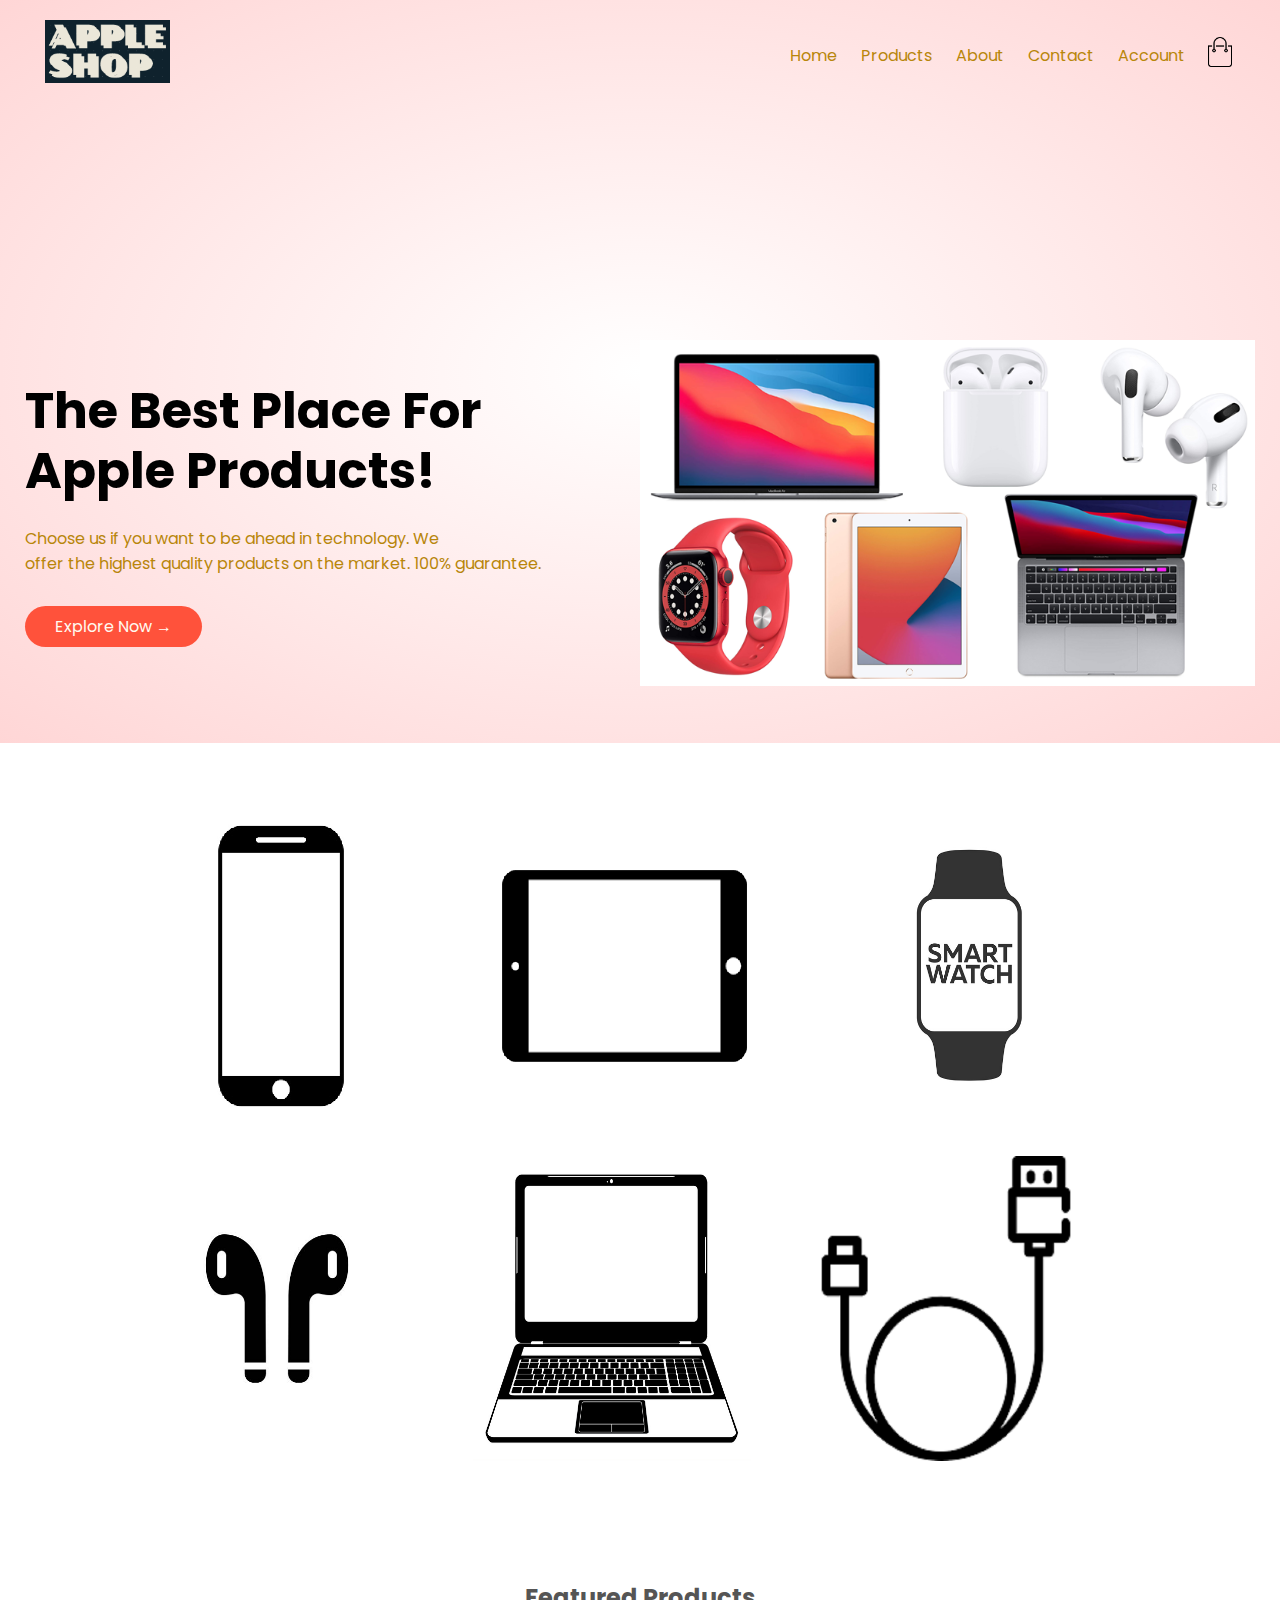
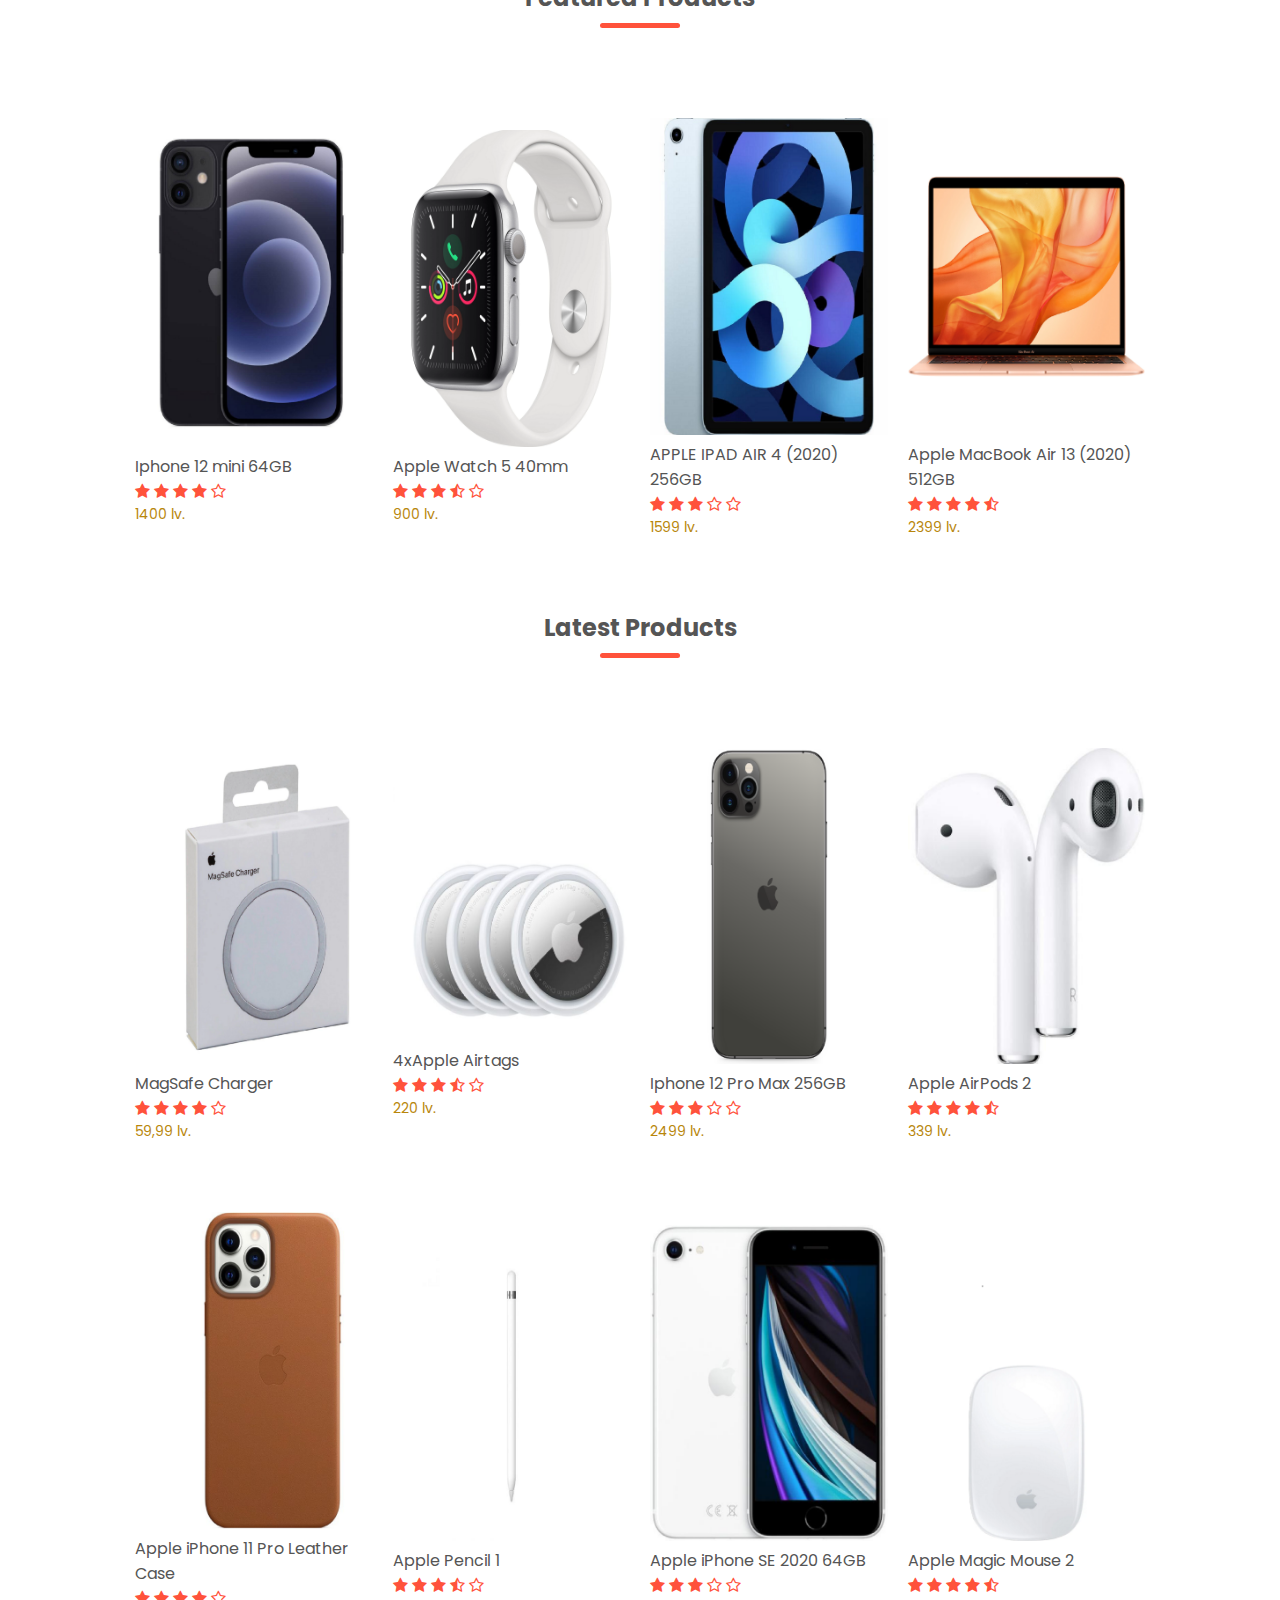
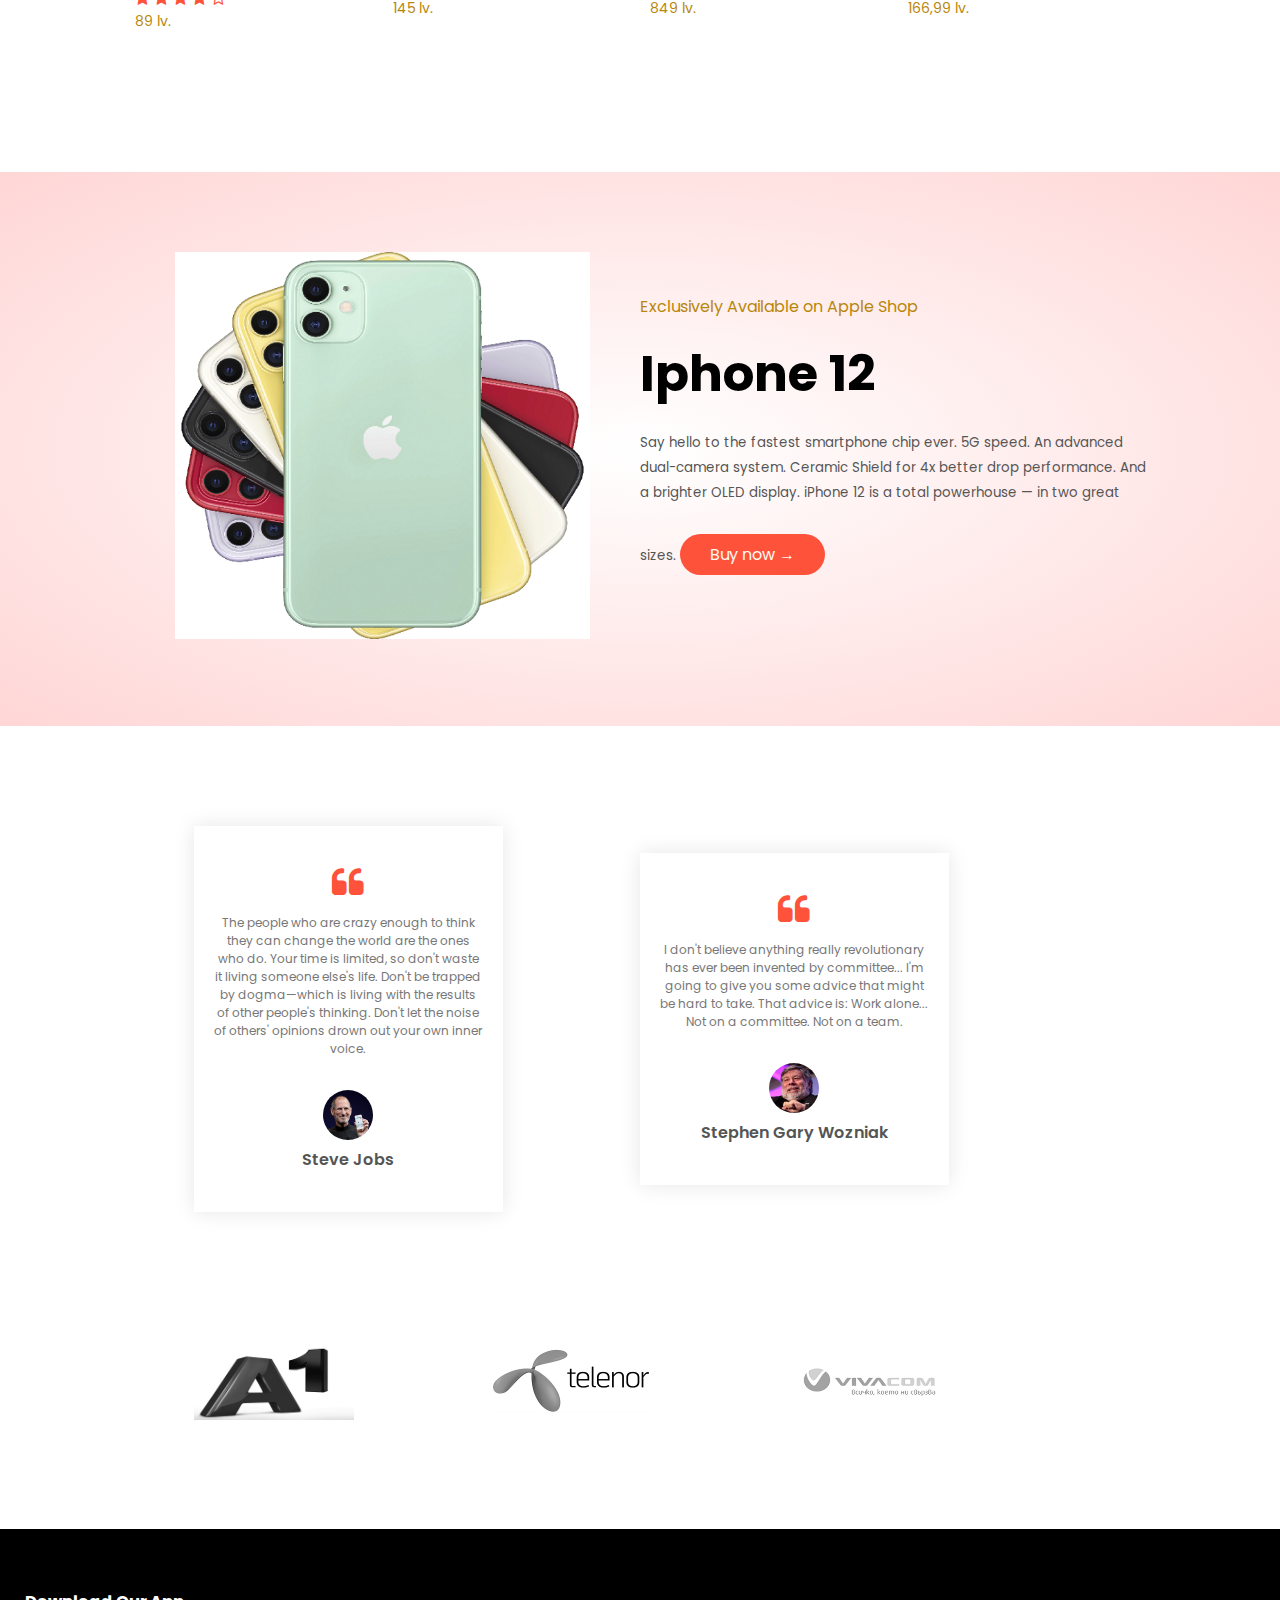
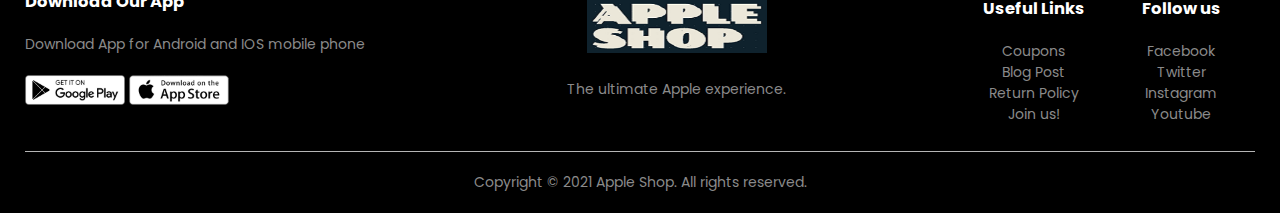
<file: index.html>
<!DOCTYPE html>
<html lang="en">
   <head>
      <meta charset="UTF-8">
      <meta name="viewport" content="width=device-width, initial-scale=1.0">
      <title>AppleShop </title>
      <link rel="stylesheet" href="style/style.css">
      <link href="https://fonts.googleapis.com/css2?family=Poppins:wght@300;400;500;600;700&display=swap" rel="stylesheet">
      <link href="http://cdnjs.cloudflare.com/ajax/libs/font-awesome/4.3.0/css/font-awesome.css" rel="stylesheet"  type='text/css'>
   </head>
   <body>
      <div class="header">
         <div class="container">
            <div class="navbar">
               <div class ="logo">
                  <a href="index.html"><img src="images/shop-logo.png" width="125px"></a>
               </div>
               <nav>
                  <ul id="MenuItems">
                     <li><a href="index.html">Home</a></li>
                     <li><a href="products.html">Products</a></li>
                     <li><a href="">About</a></li>
                     <li><a href="">Contact</a></li>
                     <li><a href="account.html">Account</a></li>
                  </ul>
               </nav>
               <a href="cart.html">
               <img src="images/cart.png" width="30px" height="30px">
               </a>
               <img src="images/menu.png" class="menu-icon" onclick="menutoggle()">
            </div>
            <div class="row">
               <div class="col-2">
                  <h1>The Best Place For<br> Apple Products!</h1>
                  <p>
                     Choose us if you want to be ahead in technology. We <br> offer the highest quality products on the market. 100% guarantee.
                  </p>
                  <a href="" class="btn">Explore Now &#8594;</a>
               </div>
               <div class="col-2">
                  <img src="images/background-photo1.png" alt="">          
               </div>
            </div>
         </div>
      </div>
      <div class="categories">
         <div class="small-container">
            <div class="row">
               <div class="col-3">
                  <img src="images/category%201%20new.png">
               </div>
               <div class="col-3">
                  <img src="images/category%202%20new.png">
               </div>
               <div class="col-3">
                  <img src="images/category%203%20new.png">
               </div>
               <div class="col-3">
                  <img src="images/category%204%20new.png">
               </div>
               <div class="col-3">
                  <img src="images/category%205%20new.png">
               </div>
               <div class="col-3">
                  <img src="images/category%206%20new.png">
               </div>
            </div>
         </div>
      </div>
      <div class="small-container">
         <h2 class="title">Featured Products</h2>
         <div class="row">
            <div class="col-4">
               <a href="products-details.html"><img src="images/product1.png"></a>
               <a href="products-details.html">
                  <h4>Iphone 12 mini 64GB</h4>
               </a>
               <div class="rating">
                  <i class="fa fa-star"></i>
                  <i class="fa fa-star"></i>
                  <i class="fa fa-star"></i>
                  <i class="fa fa-star"></i>
                  <i class="fa fa-star-o"></i>
               </div>
               <p>1400 lv.</p>
            </div>
            <div class="col-4">
               <a href="product1-details.html">
               <img src="images/product2.png"></a>
               <h4>Apple Watch 5 40mm</h4>
               <div class="rating">
                  <i class="fa fa-star"></i>
                  <i class="fa fa-star"></i>
                  <i class="fa fa-star"></i>
                  <i class="fa fa-star-half-o"></i>
                  <i class="fa fa-star-o"></i>
               </div>
               <p>900 lv.</p>
            </div>
            <div class="col-4">
               <a href="product2-details.html">
               <img src="images/product3.png"></a>
               <h4>APPLE IPAD AIR 4 (2020) 256GB</h4>
               <div class="rating">
                  <i class="fa fa-star"></i>
                  <i class="fa fa-star"></i>
                  <i class="fa fa-star"></i>
                  <i class="fa fa-star-o"></i>
                  <i class="fa fa-star-o"></i>
               </div>
               <p>1599 lv.</p>
            </div>
            <div class="col-4">
               <a href="product3-details.html">    
               <img src="images/product4.png"></a>
               <h4>Apple MacBook Air 13 (2020) 512GB</h4>
               <div class="rating">
                  <i class="fa fa-star"></i>
                  <i class="fa fa-star"></i>
                  <i class="fa fa-star"></i>
                  <i class="fa fa-star"></i>
                  <i class="fa fa-star-half-o"></i>
               </div>
               <p>2399 lv.</p>
            </div>
         </div>
         <h2 class="title">Latest Products</h2>
         <div class="row">
            <div class="col-4">
               <img src="images/product5.png">
               <h4>MagSafe Charger</h4>
               <div class="rating">
                  <i class="fa fa-star"></i>
                  <i class="fa fa-star"></i>
                  <i class="fa fa-star"></i>
                  <i class="fa fa-star"></i>
                  <i class="fa fa-star-o"></i>
               </div>
               <p>59,99 lv.</p>
            </div>
            <div class="col-4">
               <img src="images/product6.png">
               <h4> 4xApple Airtags </h4>
               <div class="rating">
                  <i class="fa fa-star"></i>
                  <i class="fa fa-star"></i>
                  <i class="fa fa-star"></i>
                  <i class="fa fa-star-half-o"></i>
                  <i class="fa fa-star-o"></i>
               </div>
               <p>220 lv.</p>
            </div>
            <div class="col-4">
               <img src="images/product7.png">
               <h4>Iphone 12 Pro Max 256GB</h4>
               <div class="rating">
                  <i class="fa fa-star"></i>
                  <i class="fa fa-star"></i>
                  <i class="fa fa-star"></i>
                  <i class="fa fa-star-o"></i>
                  <i class="fa fa-star-o"></i>
               </div>
               <p>2499 lv.</p>
            </div>
            <div class="col-4">
               <img src="images/product8.png">
               <h4>Apple AirPods 2</h4>
               <div class="rating">
                  <i class="fa fa-star"></i>
                  <i class="fa fa-star"></i>
                  <i class="fa fa-star"></i>
                  <i class="fa fa-star"></i>
                  <i class="fa fa-star-half-o"></i>
               </div>
               <p>339 lv.</p>
            </div>
         </div>
         <div class="row">
            <div class="col-4">
               <img src="images/product9.png">
               <h4>Apple iPhone 11 Pro Leather Case</h4>
               <div class="rating">
                  <i class="fa fa-star"></i>
                  <i class="fa fa-star"></i>
                  <i class="fa fa-star"></i>
                  <i class="fa fa-star"></i>
                  <i class="fa fa-star-o"></i>
               </div>
               <p>89 lv.</p>
            </div>
            <div class="col-4">
               <img src="images/product12.png">
               <h4>Apple Pencil 1</h4>
               <div class="rating">
                  <i class="fa fa-star"></i>
                  <i class="fa fa-star"></i>
                  <i class="fa fa-star"></i>
                  <i class="fa fa-star-half-o"></i>
                  <i class="fa fa-star-o"></i>
               </div>
               <p>145 lv.</p>
            </div>
            <div class="col-4">
               <img src="images/product10.png">
               <h4>Apple iPhone SE 2020 64GB </h4>
               <div class="rating">
                  <i class="fa fa-star"></i>
                  <i class="fa fa-star"></i>
                  <i class="fa fa-star"></i>
                  <i class="fa fa-star-o"></i>
                  <i class="fa fa-star-o"></i>
               </div>
               <p>849 lv.</p>
            </div>
            <div class="col-4">
               <img src="images/product11.png">
               <h4>Apple Magic Mouse 2</h4>
               <div class="rating">
                  <i class="fa fa-star"></i>
                  <i class="fa fa-star"></i>
                  <i class="fa fa-star"></i>
                  <i class="fa fa-star"></i>
                  <i class="fa fa-star-half-o"></i>
               </div>
               <p>166,99 lv.</p>
            </div>
         </div>
      </div>
      <div class="offer">
         <div class="small-container">
            <div class="row">
               <div class="col-2">
                  <img src="images/exclusive.png" class="offer-img">
               </div>
               <div class="col-2">
                  <p>Exclusively Available on Apple Shop</p>
                  <h1>Iphone 12</h1>
                  <small>Say hello to the fastest smartphone chip ever. 5G speed. An advanced dual-camera system. Ceramic Shield for 4x better drop performance. And a brighter OLED display. iPhone 12 is a total powerhouse — in two great sizes.</small>
                  <a href="" class="btn">Buy now &#8594;</a>
               </div>
            </div>
         </div>
      </div>
      <div class="testimonial">
         <div class="small-container">
            <div class="row">
               <div class="col-3">
                  <i class="fa fa-quote-left"></i>
                  <p>The people who are crazy enough to think they can change the world are the ones who do. Your time is limited, so don't waste it living someone else's life. Don't be trapped by dogma—which is living with the results of other people's thinking. Don't let the noise of others' opinions drown out your own inner voice.</p>
                  <img src="images/user1.png">
                  <h3>Steve Jobs</h3>
               </div>
               <div class="col-3">
                  <i class="fa fa-quote-left"></i>
                  <p>I don't believe anything really revolutionary has ever been invented by committee... I'm going to give you some advice that might be hard to take. That advice is: Work alone... Not on a committee. Not on a team.</p>
                  <img src="images/user2.png">
                  <h3>Stephen Gary Wozniak</h3>
               </div>
            </div>
         </div>
      </div>
      <div class="operators">
         <div class="small-container">
            <div class="row">
               <div class="col-5">
                  <img src="images/logo-A1.png">
               </div>
               <div class="col-5">
                  <img src="images/logo-telenor.png">
               </div>
               <div class="col-5">
                  <img src="images/logo-vivacom.png">
               </div>
            </div>
         </div>
      </div>
      <div class="footer">
         <div class="container">
            <div class="row">
               <div class="footer-col-1">
                  <h3>Download Our App</h3>
                  <p>Download App for Android and IOS mobile phone</p>
                  <div class="app-logo">
                     <img src="images/play-store.png">
                     <img src="images/app-store.png">
                  </div>
               </div>
               <div class="footer-col-2">
                  <img src="images/shop-logo2.png">
                  <p>The ultimate Apple experience.</p>
               </div>
               <div class="footer-col-3">
                  <h3>Useful Links</h3>
                  <ul>
                     <li>Coupons</li>
                     <li>Blog Post</li>
                     <li>Return Policy</li>
                     <li>Join us!</li>
                  </ul>
               </div>
               <div class="footer-col-4">
                  <h3>Follow us</h3>
                  <ul>
                     <li>Facebook</li>
                     <li>Twitter</li>
                     <li>Instagram</li>
                     <li>Youtube</li>
                  </ul>
               </div>
            </div>
            <script src="scripts/script.js"></script>
            <hr>
            <p class="copyright">Copyright © 2021 Apple Shop. All rights reserved.</p>
         </div>
      </div>
   </body>
</html>
</file>
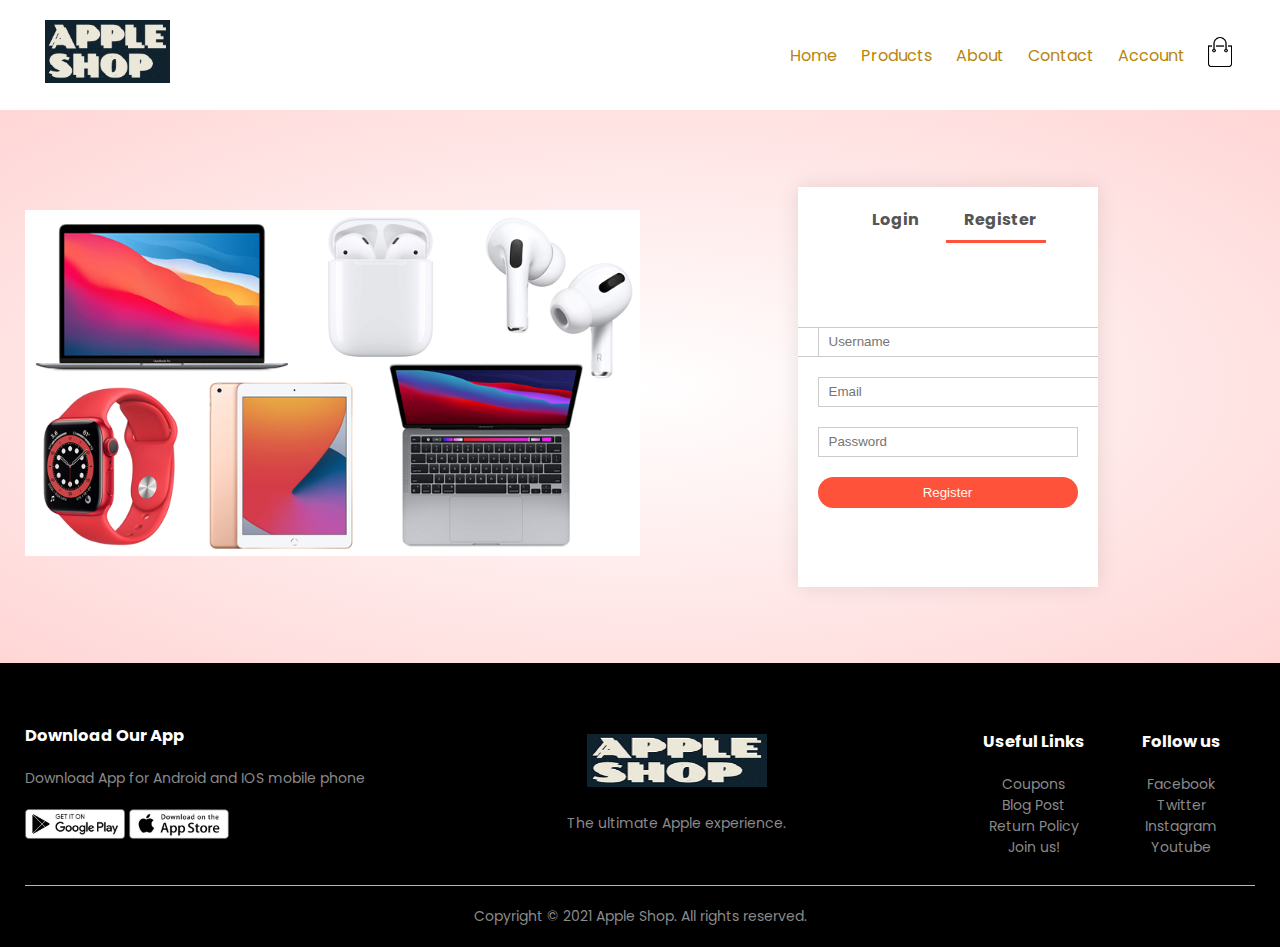
<file: account.html>
<!DOCTYPE html>
<html lang="en">
  <head>
    <meta charset="UTF-8">
    <meta name="viewport" content="width=device-width, initial-scale=1.0">
    <title>All Products - AppleStore</title>
    <link rel="stylesheet" href="style/style.css">
    <link href="https://fonts.googleapis.com/css2?family=Poppins:wght@300;400;500;600;700&display=swap" rel="stylesheet">
    <link 
      href="http://cdnjs.cloudflare.com/ajax/libs/font-awesome/4.3.0/css/font-awesome.css" 
      rel="stylesheet"  type='text/css'>
  </head>
  <body>
    <div class="container">
      <div class="navbar">
        <div class ="logo">
          <img src="images/shop-logo.png" width="125px">
        </div>
        <nav>
          <ul id="MenuItems">
            <li><a href="index.html">Home</a></li>
            <li><a href="products.html">Products</a></li>
            <li><a href="">About</a></li>
            <li><a href="">Contact</a></li>
            <li><a href="account.html">Account</a></li>
          </ul>
        </nav>
        <a href="cart.html">
        <img src="images/cart.png" width="30px" height="30px" >
        </a>
        <img src="images/menu.png" class="menu-icon" onclick="menutoggle()">
      </div>
    </div>
    <div class="account-page">
      <div class="container">
        <div class="row">
          <div class="col-2">
            <img src="images/background-photo1.png" width="100%">
          </div>
          <div class="col-2">
            <div class="form-container">
              <div class="form-btn">
                <span onclick="login()">Login</span>
                <span onclick="register()">Register</span>
                <hr id="Indicator">
              </div>
              <form id="LoginForm">
                <input type="text" placeholder="Username">
                <input type="password" placeholder="Password">
                <button type="submit" class="btn">Login</button>
                <a href="">Forgot password</a>
              </form>
              <form id="RegForm">
                <input type="text" placeholder="Username">
                <input type="email" placeholder="Email">
                <input type="password" placeholder="Password">
                <button type="submit" class="btn">Register</button>
              </form>
            </div>
          </div>
        </div>
      </div>
    </div>
    <div class="footer">
      <div class="container">
        <div class="row">
          <div class="footer-col-1">
            <h3>Download Our App</h3>
            <p>Download App for Android and IOS mobile phone</p>
            <div class="app-logo">
              <img src="images/play-store.png">
              <img src="images/app-store.png">
            </div>
          </div>
          <div class="footer-col-2">
            <img src="images/shop-logo2.png">
            <p>The ultimate Apple experience.</p>
          </div>
          <div class="footer-col-3">
            <h3>Useful Links</h3>
            <ul>
              <li>Coupons</li>
              <li>Blog Post</li>
              <li>Return Policy</li>
              <li>Join us!</li>
            </ul>
          </div>
          <div class="footer-col-4">
            <h3>Follow us</h3>
            <ul>
              <li>Facebook</li>
              <li>Twitter</li>
              <li>Instagram</li>
              <li>Youtube</li>
            </ul>
          </div>
        </div>
        <script src="scripts/script.js"></script>
        <hr>
        <p class="copyright">Copyright © 2021 Apple Shop. All rights reserved.</p>
      </div>
    </div>
  </body>
</html>
</file>
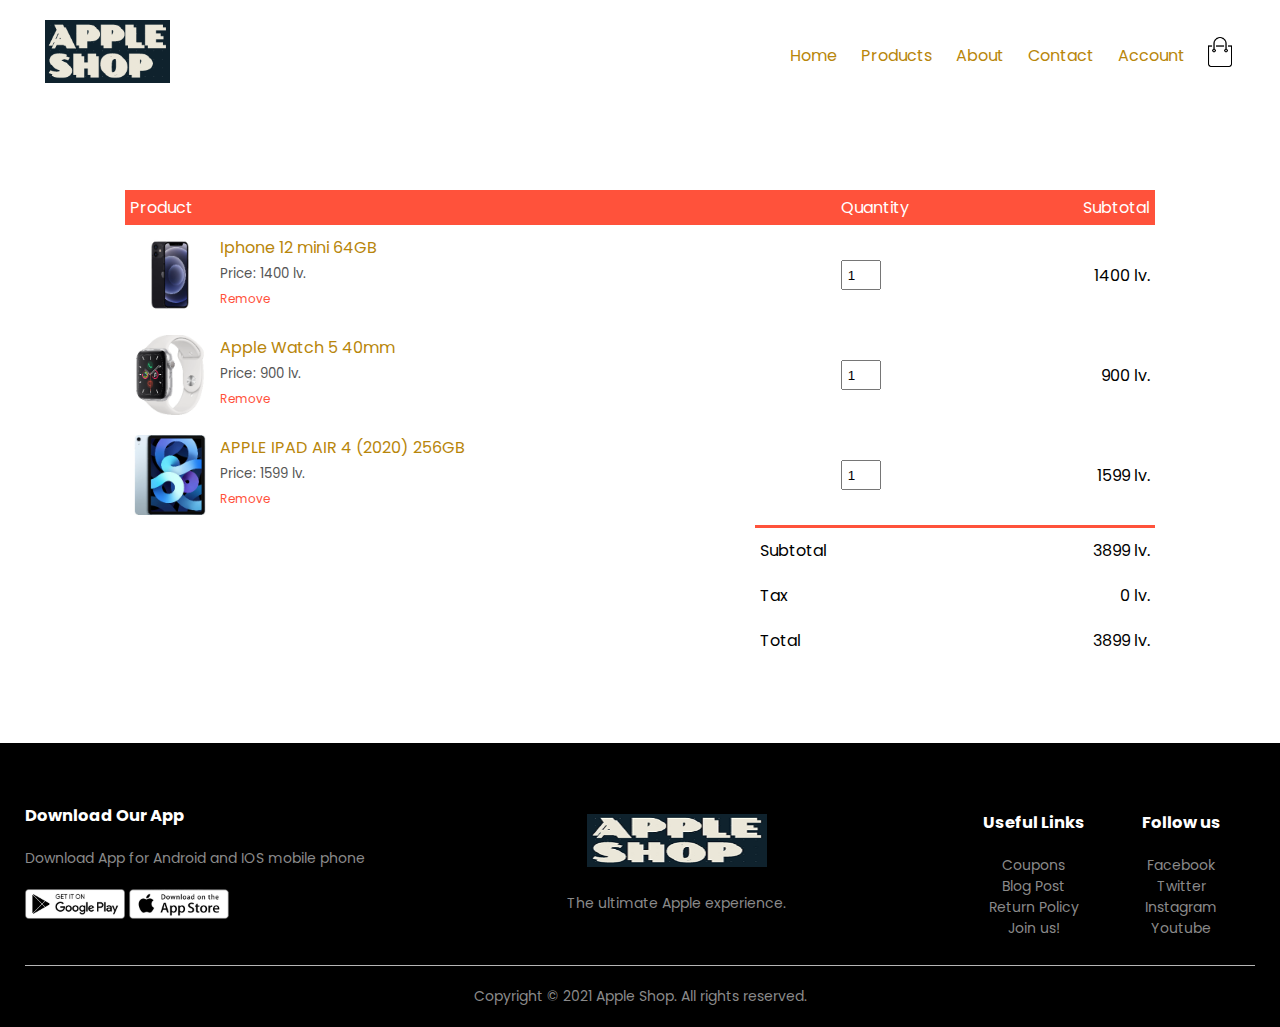
<file: cart.html>
<!DOCTYPE html>
<html lang="en">
   <head>
      <meta charset="UTF-8">
      <meta name="viewport" content="width=device-width, initial-scale=1.0">
      <title>All Products - AppleStore</title>
      <link rel="stylesheet" href="style/style.css">
      <link href="https://fonts.googleapis.com/css2?family=Poppins:wght@300;400;500;600;700&display=swap" rel="stylesheet">
      <link 
         href="http://cdnjs.cloudflare.com/ajax/libs/font-awesome/4.3.0/css/font-awesome.css" 
         rel="stylesheet"  type='text/css'>
   </head>
   <body>
      <div class="container">
         <div class="navbar">
            <div class ="logo">
               <img src="images/shop-logo.png" width="125px">
            </div>
            <nav>
               <ul id="MenuItems">
                  <li><a href="index.html">Home</a></li>
                  <li><a href="products.html">Products</a></li>
                  <li><a href="">About</a></li>
                  <li><a href="">Contact</a></li>
                  <li><a href="account.html">Account</a></li>
               </ul>
            </nav>
            <a href="cart.html">
            <img src="images/cart.png" width="30px" height="30px" >
            </a>
            <img src="images/menu.png" class="menu-icon" onclick="menutoggle()">
         </div>
      </div>
      <div class="small-container cart-page">
         <table>
            <tr>
               <th>Product</th>
               <th>Quantity</th>
               <th>Subtotal</th>
            </tr>
            <tr>
               <td>
                  <div class="cart-info">
                     <img src="images/buy-1.png">
                     <div>
                        <p>Iphone 12 mini 64GB</p>
                        <small>Price: 1400 lv.</small>
                        <br>
                        <a href="">Remove</a>
                     </div>
                  </div>
               </td>
               <td><input type="number" value="1"></td>
               <td>1400 lv.</td>
            </tr>
            <tr>
               <td>
                  <div class="cart-info">
                     <img src="images/buy-2.png">
                     <div>
                        <p>Apple Watch 5 40mm</p>
                        <small>Price: 900 lv.</small>
                        <br>
                        <a href="">Remove</a>
                     </div>
                  </div>
               </td>
               <td><input type="number" value="1"></td>
               <td>900 lv.</td>
            </tr>
            <tr>
               <td>
                  <div class="cart-info">
                     <img src="images/buy-3.png">
                     <div>
                        <p>APPLE IPAD AIR 4 (2020) 256GB</p>
                        <small>Price: 1599 lv.</small>
                        <br>
                        <a href="">Remove</a>
                     </div>
                  </div>
               </td>
               <td><input type="number" value="1"></td>
               <td>1599 lv.</td>
            </tr>
         </table>
         <div class="total-price">
            <table>
               <tr>
                  <td>Subtotal</td>
                  <td>3899 lv.</td>
               </tr>
               <tr>
                  <td>Tax</td>
                  <td>0 lv.</td>
               </tr>
               <tr>
                  <td>Total</td>
                  <td>3899 lv.</td>
               </tr>
            </table>
         </div>
      </div>
      <div class="footer">
         <div class="container">
            <div class="row">
               <div class="footer-col-1">
                  <h3>Download Our App</h3>
                  <p>Download App for Android and IOS mobile phone</p>
                  <div class="app-logo">
                     <img src="images/play-store.png">
                     <img src="images/app-store.png">
                  </div>
               </div>
               <div class="footer-col-2">
                  <img src="images/shop-logo2.png">
                  <p>The ultimate Apple experience.</p>
               </div>
               <div class="footer-col-3">
                  <h3>Useful Links</h3>
                  <ul>
                     <li>Coupons</li>
                     <li>Blog Post</li>
                     <li>Return Policy</li>
                     <li>Join us!</li>
                  </ul>
               </div>
               <div class="footer-col-4">
                  <h3>Follow us</h3>
                  <ul>
                     <li>Facebook</li>
                     <li>Twitter</li>
                     <li>Instagram</li>
                     <li>Youtube</li>
                  </ul>
               </div>
            </div>
            <script src="scripts/script.js"></script>
            <hr>
            <p class="copyright">Copyright © 2021 Apple Shop. All rights reserved.</p>
         </div>
      </div> 
   </body>
</html>
</file>
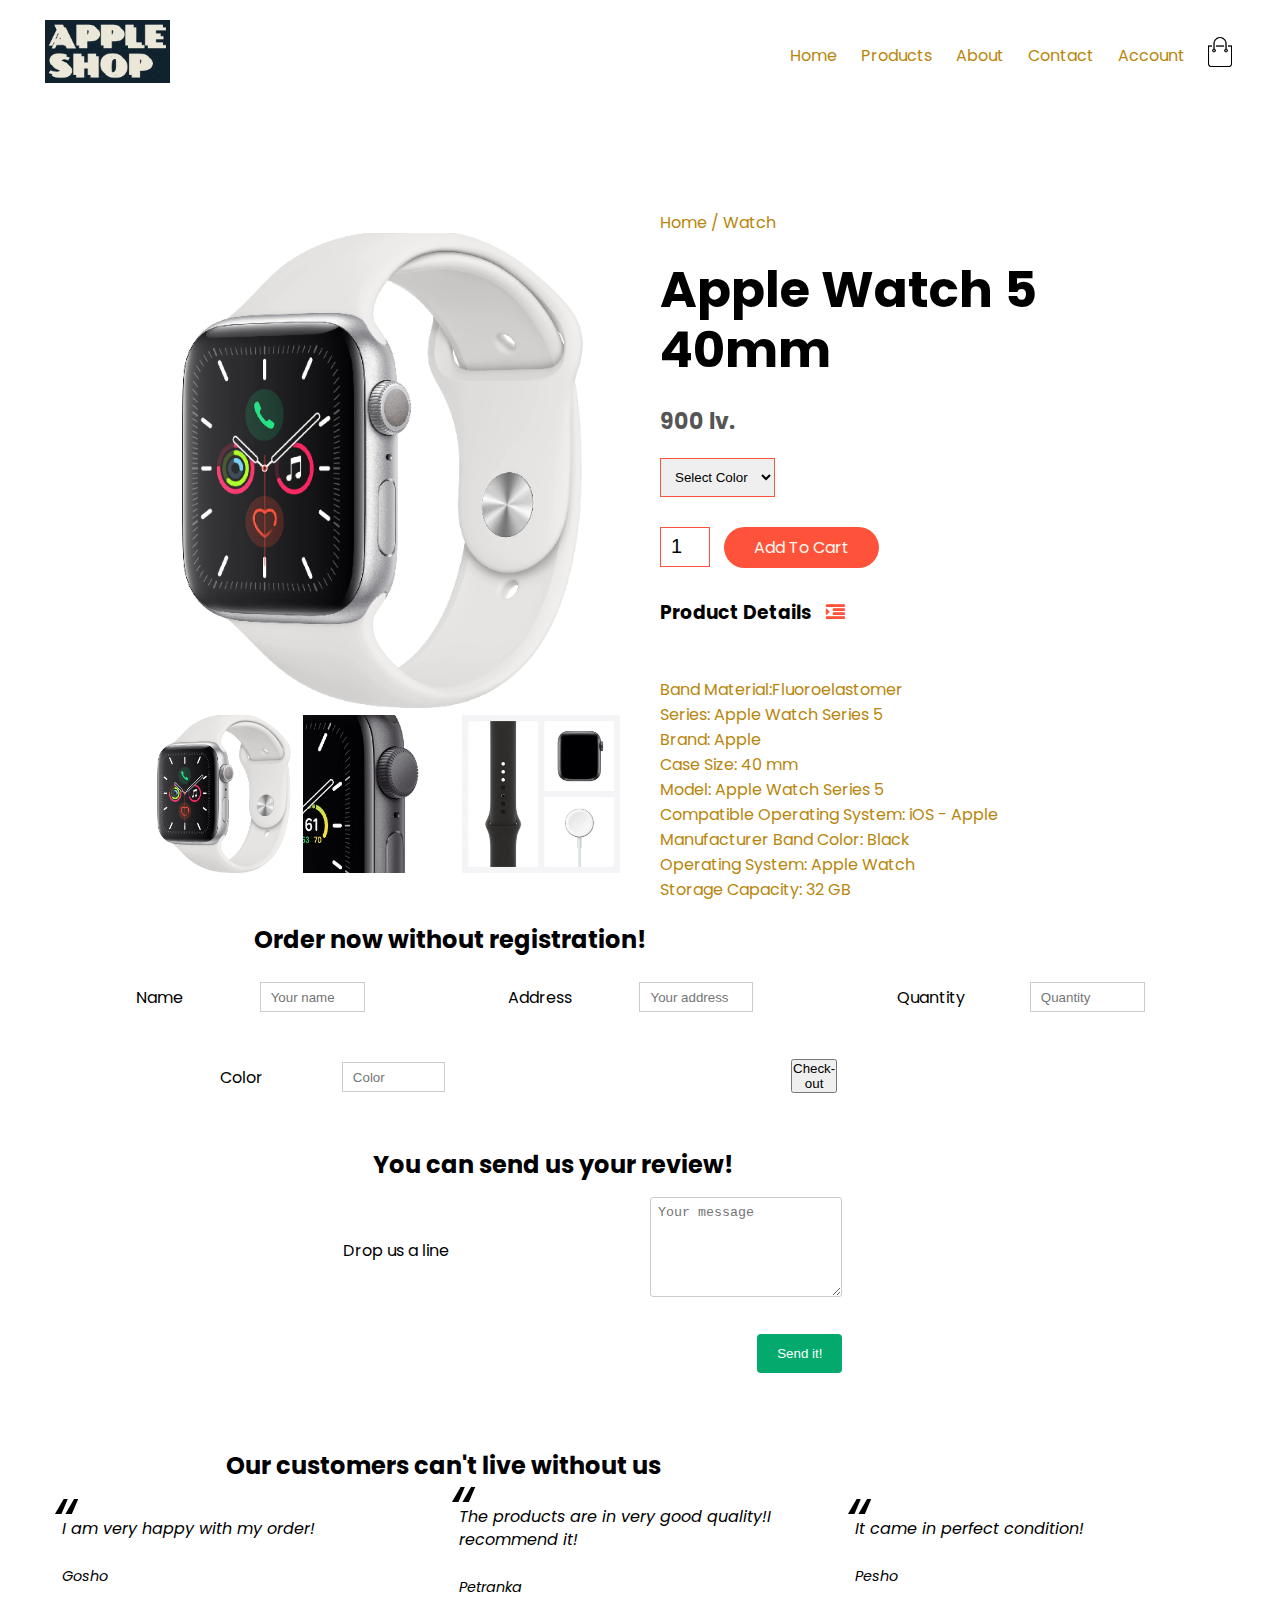
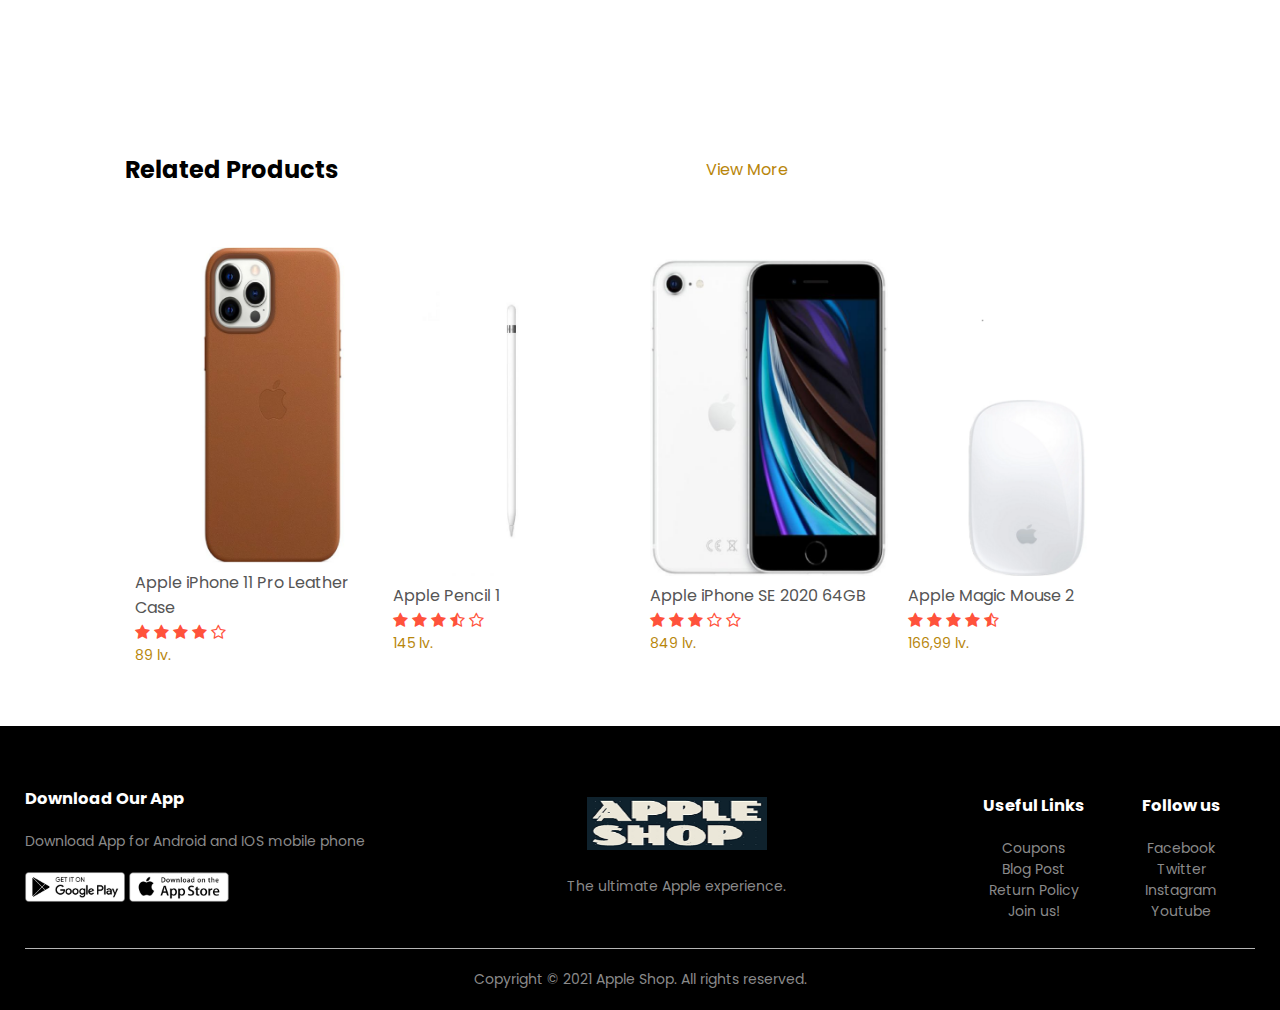
<file: product1-details.html>
<!DOCTYPE html>
<html lang="en">
   <head>
      <meta charset="UTF-8">
      <meta name="viewport" content="width=device-width, initial-scale=1.0">
      <title>All Products - AppleShop</title>
      <link rel="stylesheet" href="style/style.css">
      <link href="https://fonts.googleapis.com/css2?family=Poppins:wght@300;400;500;600;700&display=swap" rel="stylesheet">
      <link 
         href="http://cdnjs.cloudflare.com/ajax/libs/font-awesome/4.3.0/css/font-awesome.css" 
         rel="stylesheet"  type='text/css'>
   </head>
   <body>
      <div class="container">
         <div class="navbar">
            <div class ="logo">
               <img src="images/shop-logo.png" width="125px">
            </div>
            <nav>
               <ul id="MenuItems">
                  <li><a href="index.html">Home</a></li>
                  <li><a href="products.html">Products</a></li>
                  <li><a href="">About</a></li>
                  <li><a href="">Contact</a></li>
                  <li><a href="account.html">Account</a></li>
               </ul>
            </nav>
            <a href="cart.html">
            <img src="images/cart.png" width="30px" height="30px" >
            </a>
            <img src="images/menu.png" class="menu-icon" onclick="menutoggle()">
         </div>
      </div>
      <div class="small-container single-product">
         <div class="row">
            <div class="col-2">
               <img src="images/gallery-4.png" width="100%" id="ProductImg">
               <div class="small-img-row">
                  <div class="small-img-col">
                     <img src="images/gallery-4.png" width="100%"
                        class="small-img">
                  </div>
                  <div class="small-img-col">
                     <img src="images/gallery-5.png" width="100%"
                        class="small-img" >
                  </div>
                  <div class="small-img-col">
                     <img src="images/gallery-6.png" width="100%"
                        class="small-img"  >
                  </div>
               </div>
            </div>
            <div class="col-2">
               <p>Home / Watch</p>
               <h1>Apple Watch 5 40mm</h1>
               <h4>900 lv.</h4>
               <select >
                  <option>Select Color</option>
                  <option>Black</option>
                  <option>White</option>
               </select>
               <input type="number" value="1">
               <a href="" class="btn">Add To Cart</a>
               <h3>Product Details  <i class="fa fa-indent"></i></h3>
               <br>
               <p>    
                  <br>
                  Band Material:Fluoroelastomer		
                  <br>                   
                  Series:	Apple Watch Series 5
                  <br>                    
                  Brand:	Apple
                  <br>                    
                  Case Size:	40 mm
                  <br>                    
                  Model:	Apple Watch Series 5	
                  <br>                    
                  Compatible Operating System:	iOS - Apple
                  <br>
                  Manufacturer Band Color:	Black
                  <br>                   
                  Operating System:	Apple Watch 
                  <br>                    
                  Storage Capacity:	32 GB	
               </p>
            </div>
         </div>
      </div>
      <section class="checkout-form">
         <div class="row">
            <h2>Order now without registration!</h2>
         </div>
         <div class="row">
            <div class="row">
               <div class="col spand-1-of-3">
                  <label for="name">Name</label>
               </div>
               <div class="col span-2-of-3">
                  <input type="text" name="name" id="name" placeholder="Your name" required>
               </div>
            </div>
            <div class="row">
               <div class="col spand-1-of-3"> 
                  <label for="address">Address</label>
               </div>
               <div class="col span-2-of-3">
                  <input type="address" name="address" id="address" placeholder="Your address" required> 
               </div>
            </div>
            <div class="row">
               <div class="col spand-1-of-3"> 
                  <label for="quantity">Quantity</label>
               </div>
               <div class="col span-2-of-3">
                  <input type="quantity" name="quantity" id="quantity" placeholder="Quantity" required>
               </div>
            </div>
            <div class="row">
               <div class="col spand-1-of-3"> 
                  <label for="quantity">Color</label>
               </div>
               <div class="col span-2-of-3">
                  <input type="quantity" name="color" id="color" placeholder="Color" required>
               </div>
            </div>
            <div class="row">
               <div class="col spand-1-of-3"> 
                  <label>&nbsp;</label>
               </div>
               <div class="col span-2-of-3">
                  <button value="Check-out!" onclick="addOrder()"> Check-out </button>
               </div>
            </div>
         </div>
      </section>
      <div class="order-messege">
         <p id="thankyou" ></p>
      </div>
      <section class="review-form">
         <div class="row">
            <h2>You can send us your review!</h2>
         </div>
         <div class="row">
            <div class="col spand-1-of-3"> 
               <label for="message">Drop us a line</label>
            </div>
            <div class="col span-2-of-3">
               <textarea name="message" id="message" placeholder="Your message"></textarea> 
            </div>
         </div>
         <div class="row">
            <div class="col spand-1-of-3"> 
               <label>&nbsp;</label>
            </div>
            <div class="col span-2-of-3">
               <input type="submit" value="Send it!" onclick="AddReview();"> 
            </div>
         </div>
         </div>
      </section>
      <section class="section-testimonials">
         <div class="row">
            <h2>Our customers can't live without us</h2>
         </div>
         <div id="container">
            <p>
            </p>
         </div>
         <div class="row">
            <div class="col span-1-of-3">
               <blockquote>
                  I am very happy with my order!
                  <cite>Gosho</cite>
               </blockquote>
            </div>
            <div class="col span-1-of-3">
               <blockquote>
                  The products are in very good quality!I recommend it!
                  <cite>Petranka</cite>
               </blockquote>
            </div>
            <div class="col span-1-of-3">
               <blockquote>
                  It came in perfect condition!
                  <cite>Pesho</cite>
               </blockquote>
            </div>
         </div>
      </section>
      <div class="small-container">
         <div class="row row-2">
            <h2>Related Products</h2>
            <p>View More</p>
         </div>
      </div>
      <div class="small-container">
         <div class="row">
            <div class="col-4">
               <img src="images/product9.png">
               <h4>Apple iPhone 11 Pro Leather Case</h4>
               <div class="rating">
                  <i class="fa fa-star"></i>
                  <i class="fa fa-star"></i>
                  <i class="fa fa-star"></i>
                  <i class="fa fa-star"></i>
                  <i class="fa fa-star-o"></i>
               </div>
               <p>89 lv.</p>
            </div>
            <div class="col-4">
               <img src="images/product12.png">
               <h4>Apple Pencil 1</h4>
               <div class="rating">
                  <i class="fa fa-star"></i>
                  <i class="fa fa-star"></i>
                  <i class="fa fa-star"></i>
                  <i class="fa fa-star-half-o"></i>
                  <i class="fa fa-star-o"></i>
               </div>
               <p>145 lv.</p>
            </div>
            <div class="col-4">
               <img src="images/product10.png">
               <h4>Apple iPhone SE 2020 64GB </h4>
               <div class="rating">
                  <i class="fa fa-star"></i>
                  <i class="fa fa-star"></i>
                  <i class="fa fa-star"></i>
                  <i class="fa fa-star-o"></i>
                  <i class="fa fa-star-o"></i>
               </div>
               <p>849 lv.</p>
            </div>
            <div class="col-4">
               <img src="images/product11.png">
               <h4>Apple Magic Mouse 2</h4>
               <div class="rating">
                  <i class="fa fa-star"></i>
                  <i class="fa fa-star"></i>
                  <i class="fa fa-star"></i>
                  <i class="fa fa-star"></i>
                  <i class="fa fa-star-half-o"></i>
               </div>
               <p>166,99 lv.</p>
            </div>
         </div>
      </div>
      <div class="footer">
         <div class="container">
            <div class="row">
               <div class="footer-col-1">
                  <h3>Download Our App</h3>
                  <p>Download App for Android and IOS mobile phone</p>
                  <div class="app-logo">
                     <img src="images/play-store.png">
                     <img src="images/app-store.png">
                  </div>
               </div>
               <div class="footer-col-2">
                  <img src="images/shop-logo2.png">
                  <p>The ultimate Apple experience.</p>
               </div>
               <div class="footer-col-3">
                  <h3>Useful Links</h3>
                  <ul>
                     <li>Coupons</li>
                     <li>Blog Post</li>
                     <li>Return Policy</li>
                     <li>Join us!</li>
                  </ul>
               </div>
               <div class="footer-col-4">
                  <h3>Follow us</h3>
                  <ul>
                     <li>Facebook</li>
                     <li>Twitter</li>
                     <li>Instagram</li>
                     <li>Youtube</li>
                  </ul>
               </div>
            </div>
            <script src="scripts/script.js"></script>
            <hr>
            <p class="copyright">Copyright © 2021 Apple Shop. All rights reserved.</p>
         </div>
      </div>
   </body>
</html>
</file>
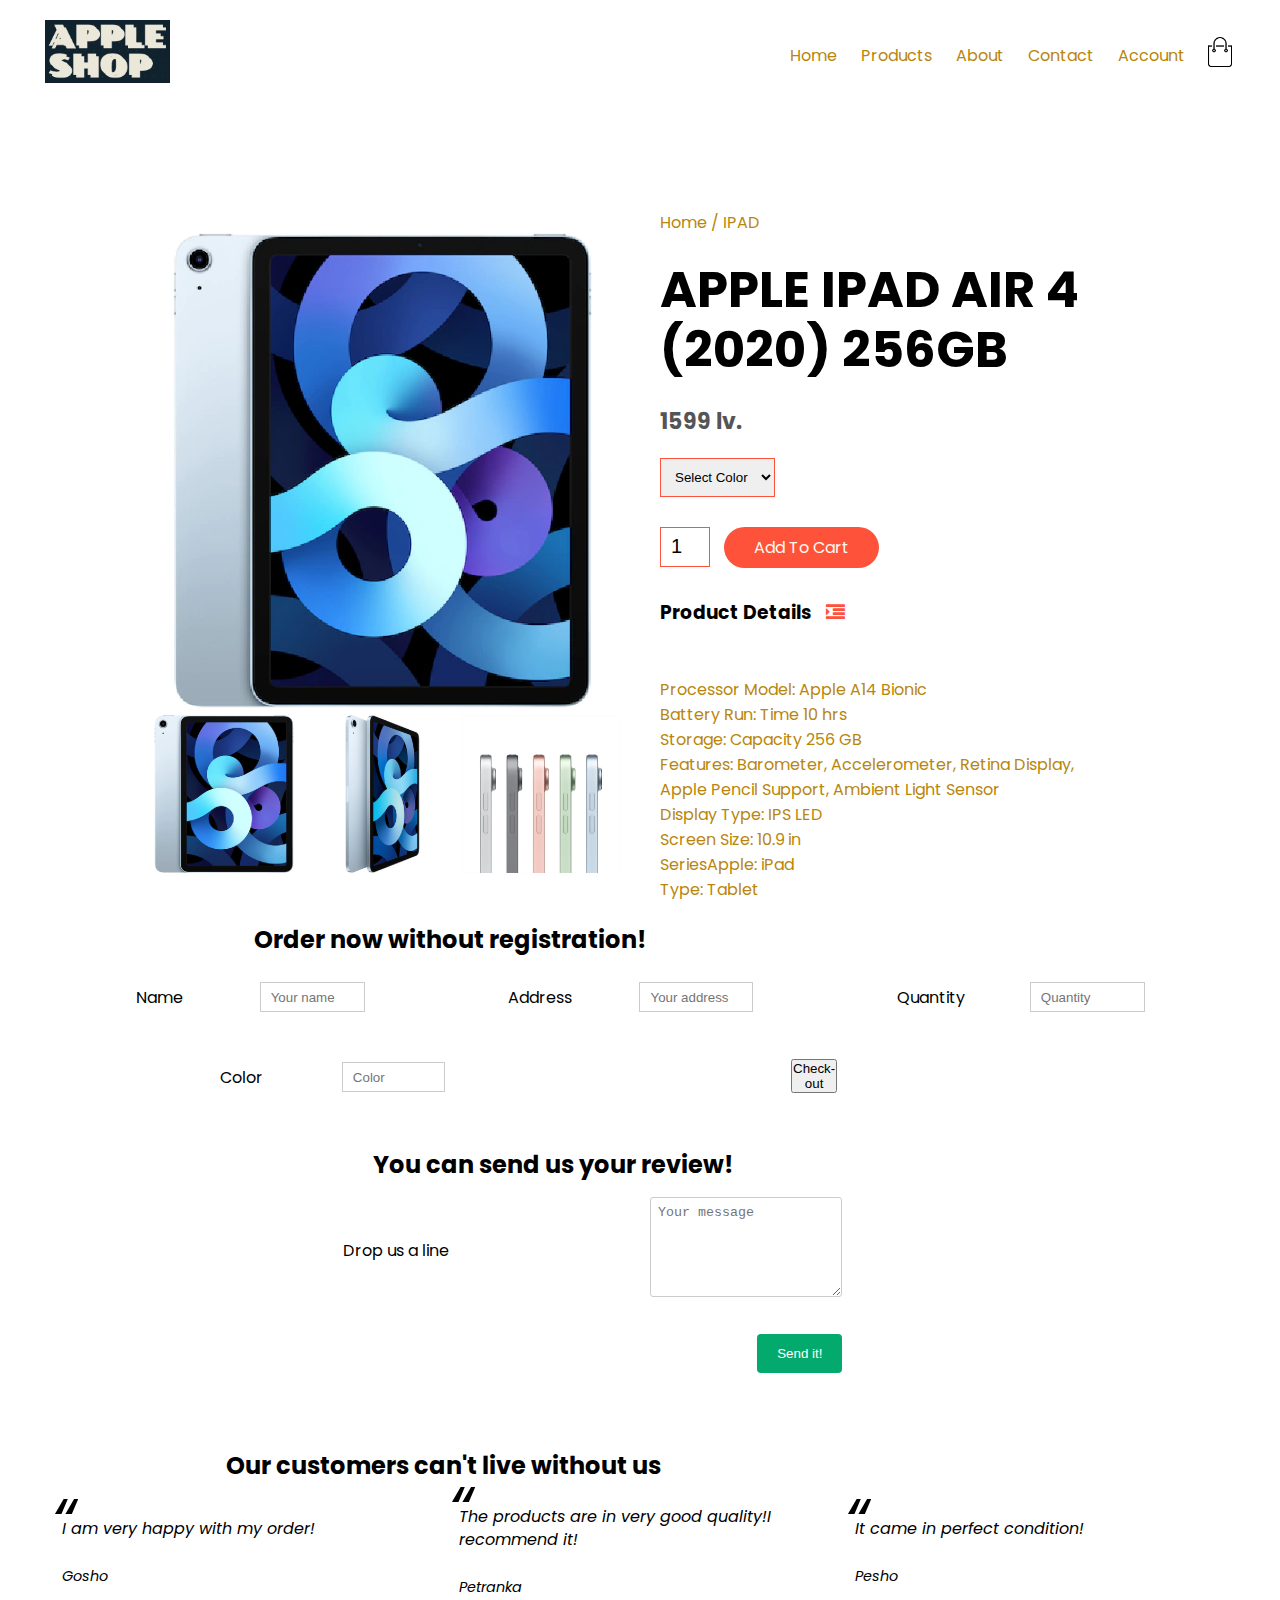
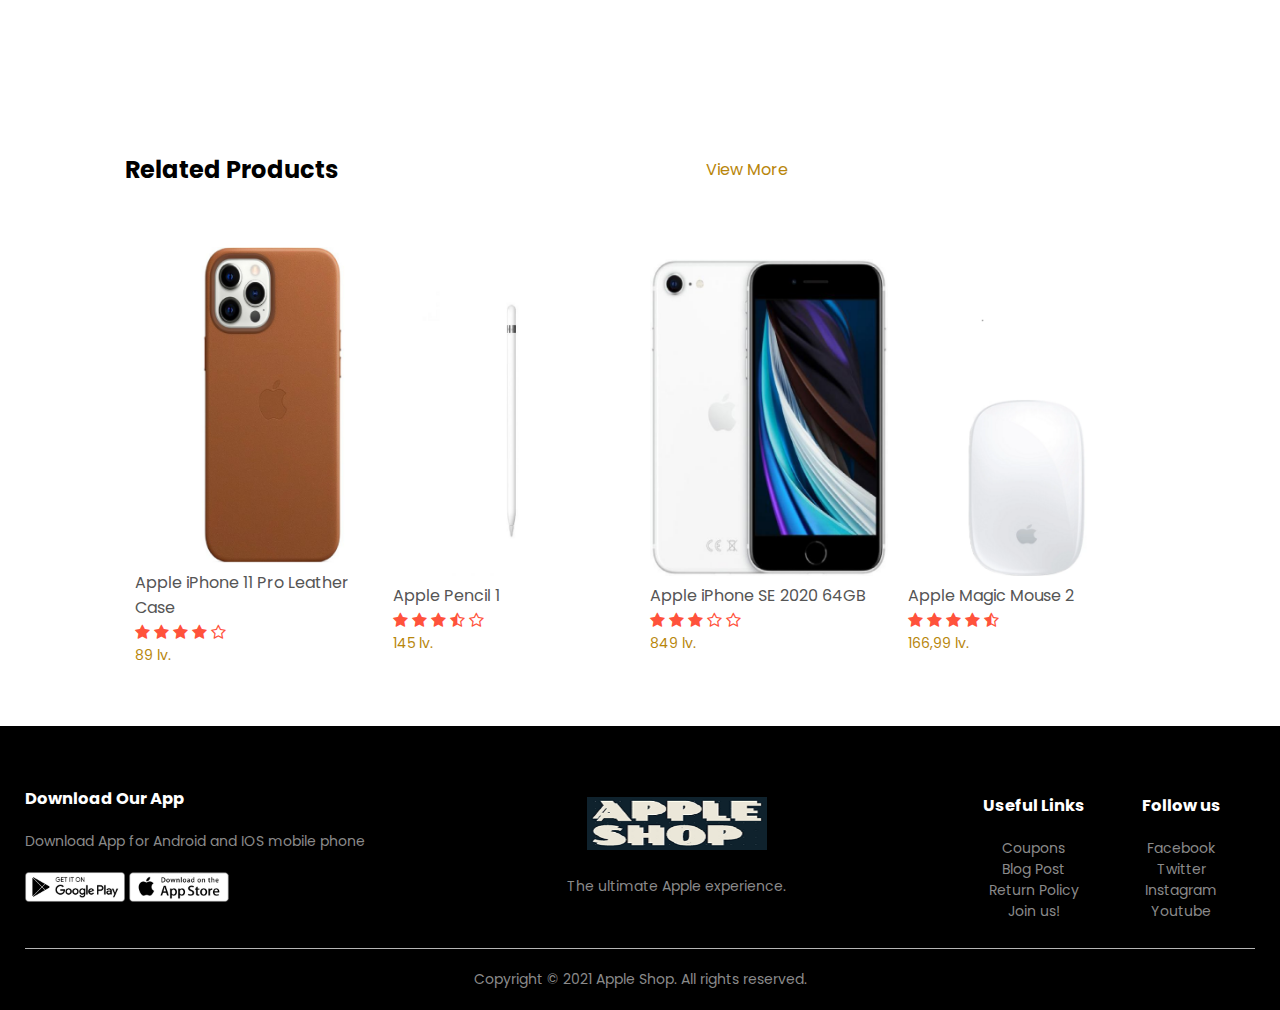
<file: product2-details.html>
<!DOCTYPE html>
<html lang="en">
   <head>
      <meta charset="UTF-8">
      <meta name="viewport" content="width=device-width, initial-scale=1.0">
      <title>All Products - AppleShop</title>
      <link rel="stylesheet" href="style/style.css">
      <link href="https://fonts.googleapis.com/css2?family=Poppins:wght@300;400;500;600;700&display=swap" rel="stylesheet">
      <link 
         href="http://cdnjs.cloudflare.com/ajax/libs/font-awesome/4.3.0/css/font-awesome.css" 
         rel="stylesheet"  type='text/css'>
   </head>
   <body>
      <div class="container">
         <div class="navbar">
            <div class ="logo">
               <img src="images/shop-logo.png" width="125px">
            </div>
            <nav>
               <ul id="MenuItems">
                  <li><a href="index.html">Home</a></li>
                  <li><a href="products.html">Products</a></li>
                  <li><a href="">About</a></li>
                  <li><a href="">Contact</a></li>
                  <li><a href="account.html">Account</a></li>
               </ul>
            </nav>
            <a href="cart.html">
            <img src="images/cart.png" width="30px" height="30px" >
            </a>
            <img src="images/menu.png" class="menu-icon" onclick="menutoggle()">
         </div>
      </div>
      <div class="small-container single-product">
         <div class="row">
            <div class="col-2">
               <img src="images/gallery-8.png" width="100%" id="ProductImg">
               <div class="small-img-row">
                  <div class="small-img-col">
                     <img src="images/gallery-8.png" width="100%"
                        class="small-img">
                  </div>
                  <div class="small-img-col">
                     <img src="images/gallery-7.png" width="100%"
                        class="small-img" >
                  </div>
                  <div class="small-img-col">
                     <img src="images/gallery-9.png" width="100%"
                        class="small-img"  >
                  </div>
               </div>
            </div>
            <div class="col-2">
               <p>Home / IPAD</p>
               <h1>APPLE IPAD AIR 4 (2020) 256GB</h1>
               <h4>1599 lv.</h4>
               <select >
                  <option>Select Color</option>
                  <option>Black</option>
                  <option>Silver</option>
                  <option>Rose Gold</option>
                  <option>Lime Green</option>
               </select>
               <input type="number" value="1">
               <a href="" class="btn">Add To Cart</a>
               <h3>Product Details  <i class="fa fa-indent"></i></h3>
               <br>
               <p>    
                  <br>                    
                  Processor Model: Apple A14 Bionic
                  <br>                    
                  Battery Run: Time 10 hrs
                  <br>                    
                  Storage: Capacity 256 GB
                  <br>                    
                  Features: Barometer, Accelerometer, Retina Display,
                  <br>                    
                  Apple Pencil Support, Ambient Light Sensor
                  <br>                    
                  Display Type: IPS LED
                  <br>                    
                  Screen Size: 10.9 in
                  <br>                    
                  SeriesApple: iPad
                  <br>                    
                  Type: Tablet
               </p>
            </div>
         </div>
      </div>
      <section class="checkout-form">
         <div class="row">
            <h2>Order now without registration!</h2>
         </div>
         <div class="row">
            <div class="row">
               <div class="col spand-1-of-3">
                  <label for="name">Name</label>
               </div>
               <div class="col span-2-of-3">
                  <input type="text" name="name" id="name" placeholder="Your name" required>
               </div>
            </div>
            <div class="row">
               <div class="col spand-1-of-3"> 
                  <label for="address">Address</label>
               </div>
               <div class="col span-2-of-3">
                  <input type="address" name="address" id="address" placeholder="Your address" required> 
               </div>
            </div>
            <div class="row">
               <div class="col spand-1-of-3"> 
                  <label for="quantity">Quantity</label>
               </div>
               <div class="col span-2-of-3">
                  <input type="quantity" name="quantity" id="quantity" placeholder="Quantity" required>
               </div>
            </div>
            <div class="row">
               <div class="col spand-1-of-3"> 
                  <label for="quantity">Color</label>
               </div>
               <div class="col span-2-of-3">
                  <input type="quantity" name="color" id="color" placeholder="Color" required>
               </div>
            </div>
            <div class="row">
               <div class="col spand-1-of-3"> 
                  <label>&nbsp;</label>
               </div>
               <div class="col span-2-of-3">
                  <button value="Check-out!" onclick="addOrder()"> Check-out </button>
               </div>
            </div>
         </div>
      </section>
      <div class="order-messege">
         <p id="thankyou" ></p>
      </div>
      <section class="review-form">
         <div class="row">
            <h2>You can send us your review!</h2>
         </div>
         <div class="row">
            <div class="col spand-1-of-3"> 
               <label for="message">Drop us a line</label>
            </div>
            <div class="col span-2-of-3">
               <textarea name="message" id="message" placeholder="Your message"></textarea> 
            </div>
         </div>
         <div class="row">
            <div class="col spand-1-of-3"> 
               <label>&nbsp;</label>
            </div>
            <div class="col span-2-of-3">
               <input type="submit" value="Send it!" onclick="AddReview();"> 
            </div>
         </div>
         </div>
      </section>
      <section class="section-testimonials">
         <div class="row">
            <h2>Our customers can't live without us</h2>
         </div>
         <div id="container">
            <p>
            </p>
         </div>
         <div class="row">
            <div class="col span-1-of-3">
               <blockquote>
                  I am very happy with my order!
                  <cite>Gosho</cite>
               </blockquote>
            </div>
            <div class="col span-1-of-3">
               <blockquote>
                  The products are in very good quality!I recommend it!
                  <cite>Petranka</cite>
               </blockquote>
            </div>
            <div class="col span-1-of-3">
               <blockquote>
                  It came in perfect condition!
                  <cite>Pesho</cite>
               </blockquote>
            </div>
         </div>
      </section>
      <div class="small-container">
         <div class="row row-2">
            <h2>Related Products</h2>
            <p>View More</p>
         </div>
      </div>
      <div class="small-container">
         <div class="row">
            <div class="col-4">
               <img src="images/product9.png">
               <h4>Apple iPhone 11 Pro Leather Case</h4>
               <div class="rating">
                  <i class="fa fa-star"></i>
                  <i class="fa fa-star"></i>
                  <i class="fa fa-star"></i>
                  <i class="fa fa-star"></i>
                  <i class="fa fa-star-o"></i>
               </div>
               <p>89 lv.</p>
            </div>
            <div class="col-4">
               <img src="images/product12.png">
               <h4>Apple Pencil 1</h4>
               <div class="rating">
                  <i class="fa fa-star"></i>
                  <i class="fa fa-star"></i>
                  <i class="fa fa-star"></i>
                  <i class="fa fa-star-half-o"></i>
                  <i class="fa fa-star-o"></i>
               </div>
               <p>145 lv.</p>
            </div>
            <div class="col-4">
               <img src="images/product10.png">
               <h4>Apple iPhone SE 2020 64GB </h4>
               <div class="rating">
                  <i class="fa fa-star"></i>
                  <i class="fa fa-star"></i>
                  <i class="fa fa-star"></i>
                  <i class="fa fa-star-o"></i>
                  <i class="fa fa-star-o"></i>
               </div>
               <p>849 lv.</p>
            </div>
            <div class="col-4">
               <img src="images/product11.png">
               <h4>Apple Magic Mouse 2</h4>
               <div class="rating">
                  <i class="fa fa-star"></i>
                  <i class="fa fa-star"></i>
                  <i class="fa fa-star"></i>
                  <i class="fa fa-star"></i>
                  <i class="fa fa-star-half-o"></i>
               </div>
               <p>166,99 lv.</p>
            </div>
         </div>
      </div>
      <div class="footer">
         <div class="container">
            <div class="row">
               <div class="footer-col-1">
                  <h3>Download Our App</h3>
                  <p>Download App for Android and IOS mobile phone</p>
                  <div class="app-logo">
                     <img src="images/play-store.png">
                     <img src="images/app-store.png">
                  </div>
               </div>
               <div class="footer-col-2">
                  <img src="images/shop-logo2.png">
                  <p>The ultimate Apple experience.</p>
               </div>
               <div class="footer-col-3">
                  <h3>Useful Links</h3>
                  <ul>
                     <li>Coupons</li>
                     <li>Blog Post</li>
                     <li>Return Policy</li>
                     <li>Join us!</li>
                  </ul>
               </div>
               <div class="footer-col-4">
                  <h3>Follow us</h3>
                  <ul>
                     <li>Facebook</li>
                     <li>Twitter</li>
                     <li>Instagram</li>
                     <li>Youtube</li>
                  </ul>
               </div>
            </div>
            <script src="scripts/script.js"></script>
            <hr>
            <p class="copyright">Copyright © 2021 Apple Shop. All rights reserved.</p>
         </div>
      </div>
   </body>
</html>
</file>
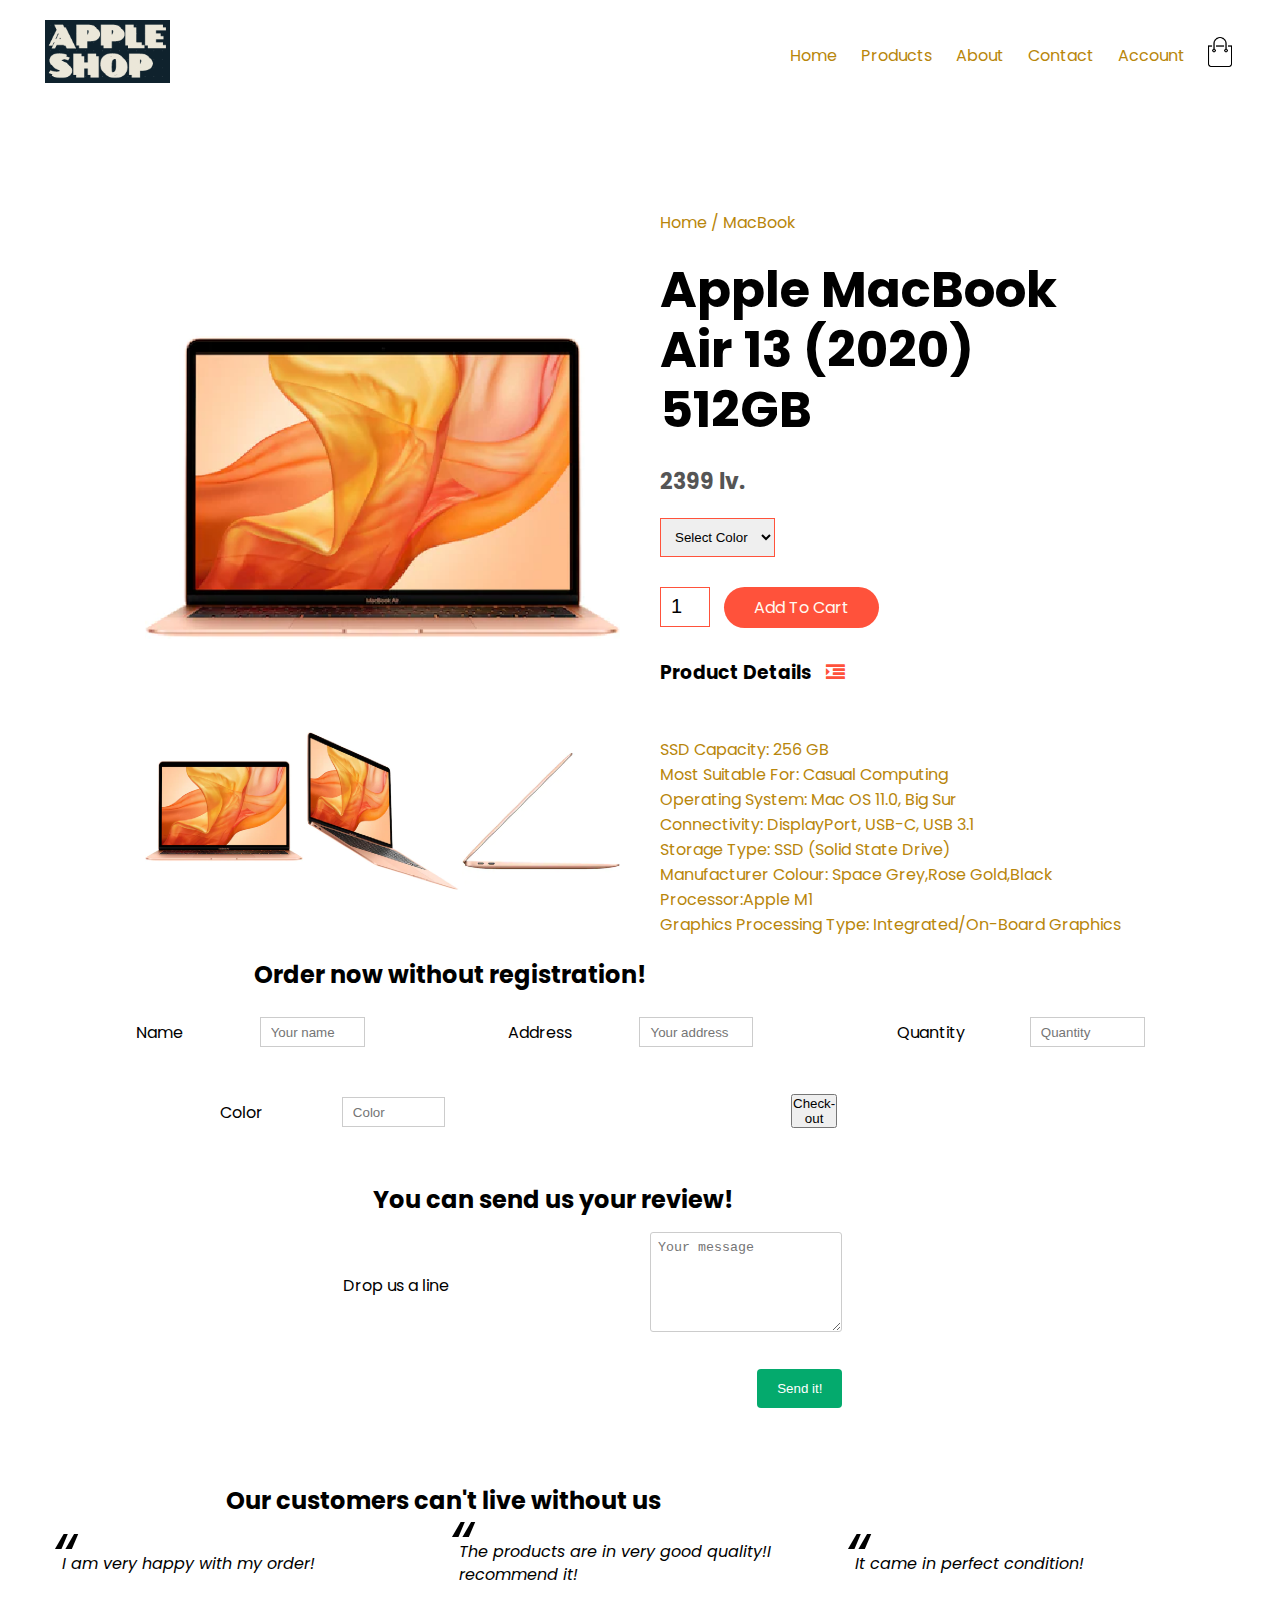
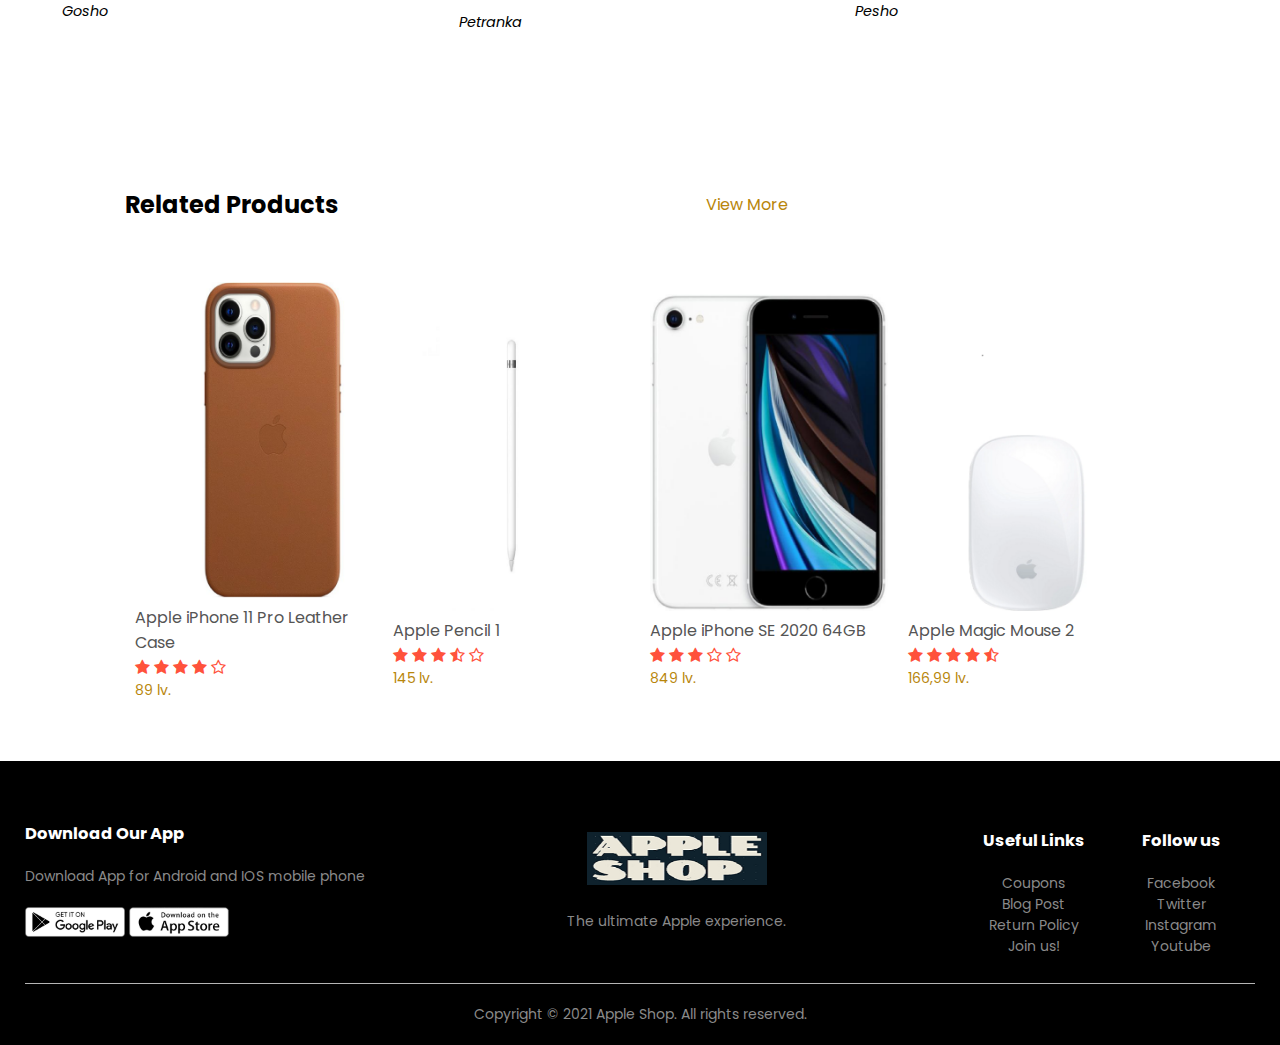
<file: product3-details.html>
<!DOCTYPE html>
<html lang="en">
   <head>
      <meta charset="UTF-8">
      <meta name="viewport" content="width=device-width, initial-scale=1.0">
      <title>All Products - AppleShop</title>
      <link rel="stylesheet" href="style/style.css">
      <link href="https://fonts.googleapis.com/css2?family=Poppins:wght@300;400;500;600;700&display=swap" rel="stylesheet">
      <link 
         href="http://cdnjs.cloudflare.com/ajax/libs/font-awesome/4.3.0/css/font-awesome.css" 
         rel="stylesheet"  type='text/css'>
   </head>
   <body>
      <div class="container">
         <div class="navbar">
            <div class ="logo">
               <img src="images/shop-logo.png" width="125px">
            </div>
            <nav>
               <ul id="MenuItems">
                  <li><a href="index.html">Home</a></li>
                  <li><a href="products.html">Products</a></li>
                  <li><a href="">About</a></li>
                  <li><a href="">Contact</a></li>
                  <li><a href="account.html">Account</a></li>
               </ul>
            </nav>
            <a href="cart.html">
            <img src="images/cart.png" width="30px" height="30px" >
            </a>
            <img src="images/menu.png" class="menu-icon" onclick="menutoggle()">
         </div>
      </div>
      <div class="small-container single-product">
         <div class="row">
            <div class="col-2">
               <img src="images/gallery-10.png" width="100%" id="ProductImg">
               <div class="small-img-row">
                  <div class="small-img-col">
                     <img src="images/gallery-10.png" width="100%"
                        class="small-img">
                  </div>
                  <div class="small-img-col">
                     <img src="images/gallery-11.png" width="100%"
                        class="small-img" >
                  </div>
                  <div class="small-img-col">
                     <img src="images/gallery-12.png" width="100%"
                        class="small-img"  >
                  </div>
               </div>
            </div>
            <div class="col-2">
               <p>Home / MacBook</p>
               <h1>Apple MacBook Air 13 (2020) 512GB</h1>
               <h4>2399 lv.</h4>
               <select >
                  <option>Select Color</option>
                  <option>Black</option>
                  <option>Space Grey</option>
                  <option>Rose Gold</option>
               </select>
               <input type="number" value="1">
               <a href="" class="btn">Add To Cart</a>
               <h3>Product Details  <i class="fa fa-indent"></i></h3>
               <br>
               <p>    
                  <br>                    
                  SSD Capacity: 256 GB
                  <br>                
                  Most Suitable For: Casual Computing
                  <br>                    
                  Operating System: Mac OS 11.0, Big Sur
                  <br>                   
                  Connectivity: DisplayPort, USB-C, USB 3.1
                  <br>                    
                  Storage Type: SSD (Solid State Drive)
                  <br>                    
                  Manufacturer Colour: Space Grey,Rose Gold,Black
                  <br>                    
                  Processor:Apple M1
                  <br>                    
                  Graphics Processing Type: Integrated/On-Board Graphics
               </p>
            </div>
         </div>
      </div>
      <section class="checkout-form">
         <div class="row">
            <h2>Order now without registration!</h2>
         </div>
         <div class="row">
            <div class="row">
               <div class="col spand-1-of-3">
                  <label for="name">Name</label>
               </div>
               <div class="col span-2-of-3">
                  <input type="text" name="name" id="name" placeholder="Your name" required>
               </div>
            </div>
            <div class="row">
               <div class="col spand-1-of-3"> 
                  <label for="address">Address</label>
               </div>
               <div class="col span-2-of-3">
                  <input type="address" name="address" id="address" placeholder="Your address" required> 
               </div>
            </div>
            <div class="row">
               <div class="col spand-1-of-3"> 
                  <label for="quantity">Quantity</label>
               </div>
               <div class="col span-2-of-3">
                  <input type="quantity" name="quantity" id="quantity" placeholder="Quantity" required>
               </div>
            </div>
            <div class="row">
               <div class="col spand-1-of-3"> 
                  <label for="quantity">Color</label>
               </div>
               <div class="col span-2-of-3">
                  <input type="quantity" name="color" id="color" placeholder="Color" required>
               </div>
            </div>
            <div class="row">
               <div class="col spand-1-of-3"> 
                  <label>&nbsp;</label>
               </div>
               <div class="col span-2-of-3">
                  <button value="Check-out!" onclick="addOrder()"> Check-out </button>
               </div>
            </div>
         </div>
      </section>
      <div class="order-messege">
         <p id="thankyou" ></p>
      </div>
      <section class="review-form">
         <div class="row">
            <h2>You can send us your review!</h2>
         </div>
         <div class="row">
            <div class="col spand-1-of-3"> 
               <label for="message">Drop us a line</label>
            </div>
            <div class="col span-2-of-3">
               <textarea name="message" id="message" placeholder="Your message"></textarea> 
            </div>
         </div>
         <div class="row">
            <div class="col spand-1-of-3"> 
               <label>&nbsp;</label>
            </div>
            <div class="col span-2-of-3">
               <input type="submit" value="Send it!" onclick="AddReview();"> 
            </div>
         </div>
         </div>
      </section>
      <section class="section-testimonials">
         <div class="row">
            <h2>Our customers can't live without us</h2>
         </div>
         <div id="container">
            <p>
            </p>
         </div>
         <div class="row">
            <div class="col span-1-of-3">
               <blockquote>
                  I am very happy with my order!
                  <cite>Gosho</cite>
               </blockquote>
            </div>
            <div class="col span-1-of-3">
               <blockquote>
                  The products are in very good quality!I recommend it!
                  <cite>Petranka</cite>
               </blockquote>
            </div>
            <div class="col span-1-of-3">
               <blockquote>
                  It came in perfect condition!
                  <cite>Pesho</cite>
               </blockquote>
            </div>
         </div>
      </section>
      <div class="small-container">
         <div class="row row-2">
            <h2>Related Products</h2>
            <p>View More</p>
         </div>
      </div>
      <div class="small-container">
         <div class="row">
            <div class="col-4">
               <img src="images/product9.png">
               <h4>Apple iPhone 11 Pro Leather Case</h4>
               <div class="rating">
                  <i class="fa fa-star"></i>
                  <i class="fa fa-star"></i>
                  <i class="fa fa-star"></i>
                  <i class="fa fa-star"></i>
                  <i class="fa fa-star-o"></i>
               </div>
               <p>89 lv.</p>
            </div>
            <div class="col-4">
               <img src="images/product12.png">
               <h4>Apple Pencil 1</h4>
               <div class="rating">
                  <i class="fa fa-star"></i>
                  <i class="fa fa-star"></i>
                  <i class="fa fa-star"></i>
                  <i class="fa fa-star-half-o"></i>
                  <i class="fa fa-star-o"></i>
               </div>
               <p>145 lv.</p>
            </div>
            <div class="col-4">
               <img src="images/product10.png">
               <h4>Apple iPhone SE 2020 64GB </h4>
               <div class="rating">
                  <i class="fa fa-star"></i>
                  <i class="fa fa-star"></i>
                  <i class="fa fa-star"></i>
                  <i class="fa fa-star-o"></i>
                  <i class="fa fa-star-o"></i>
               </div>
               <p>849 lv.</p>
            </div>
            <div class="col-4">
               <img src="images/product11.png">
               <h4>Apple Magic Mouse 2</h4>
               <div class="rating">
                  <i class="fa fa-star"></i>
                  <i class="fa fa-star"></i>
                  <i class="fa fa-star"></i>
                  <i class="fa fa-star"></i>
                  <i class="fa fa-star-half-o"></i>
               </div>
               <p>166,99 lv.</p>
            </div>
         </div>
      </div>
      <div class="footer">
         <div class="container">
            <div class="row">
               <div class="footer-col-1">
                  <h3>Download Our App</h3>
                  <p>Download App for Android and IOS mobile phone</p>
                  <div class="app-logo">
                     <img src="images/play-store.png">
                     <img src="images/app-store.png">
                  </div>
               </div>
               <div class="footer-col-2">
                  <img src="images/shop-logo2.png">
                  <p>The ultimate Apple experience.</p>
               </div>
               <div class="footer-col-3">
                  <h3>Useful Links</h3>
                  <ul>
                     <li>Coupons</li>
                     <li>Blog Post</li>
                     <li>Return Policy</li>
                     <li>Join us!</li>
                  </ul>
               </div>
               <div class="footer-col-4">
                  <h3>Follow us</h3>
                  <ul>
                     <li>Facebook</li>
                     <li>Twitter</li>
                     <li>Instagram</li>
                     <li>Youtube</li>
                  </ul>
               </div>
            </div>
            <script src="scripts/script.js"></script>
            <hr>
            <p class="copyright">Copyright © 2021 Apple Shop. All rights reserved.</p>
         </div>
      </div>
   </body>
</html>
</file>
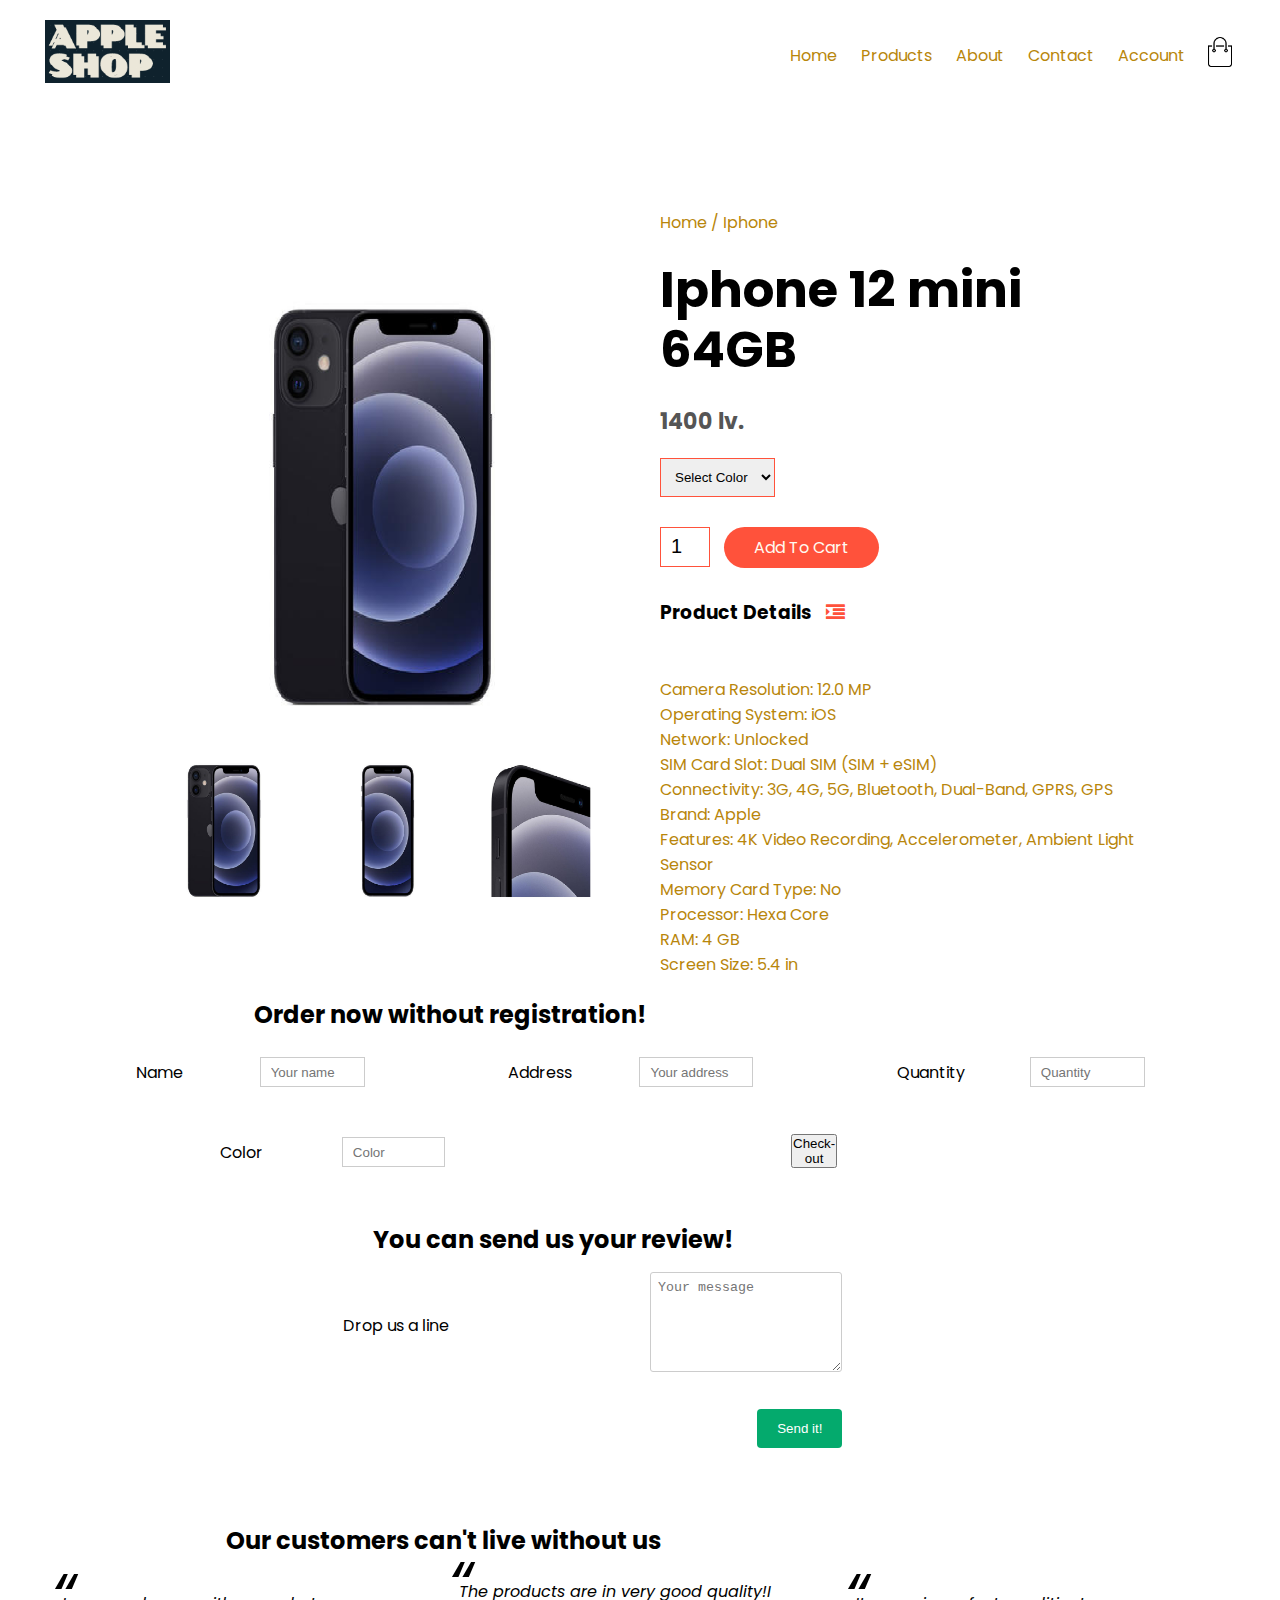
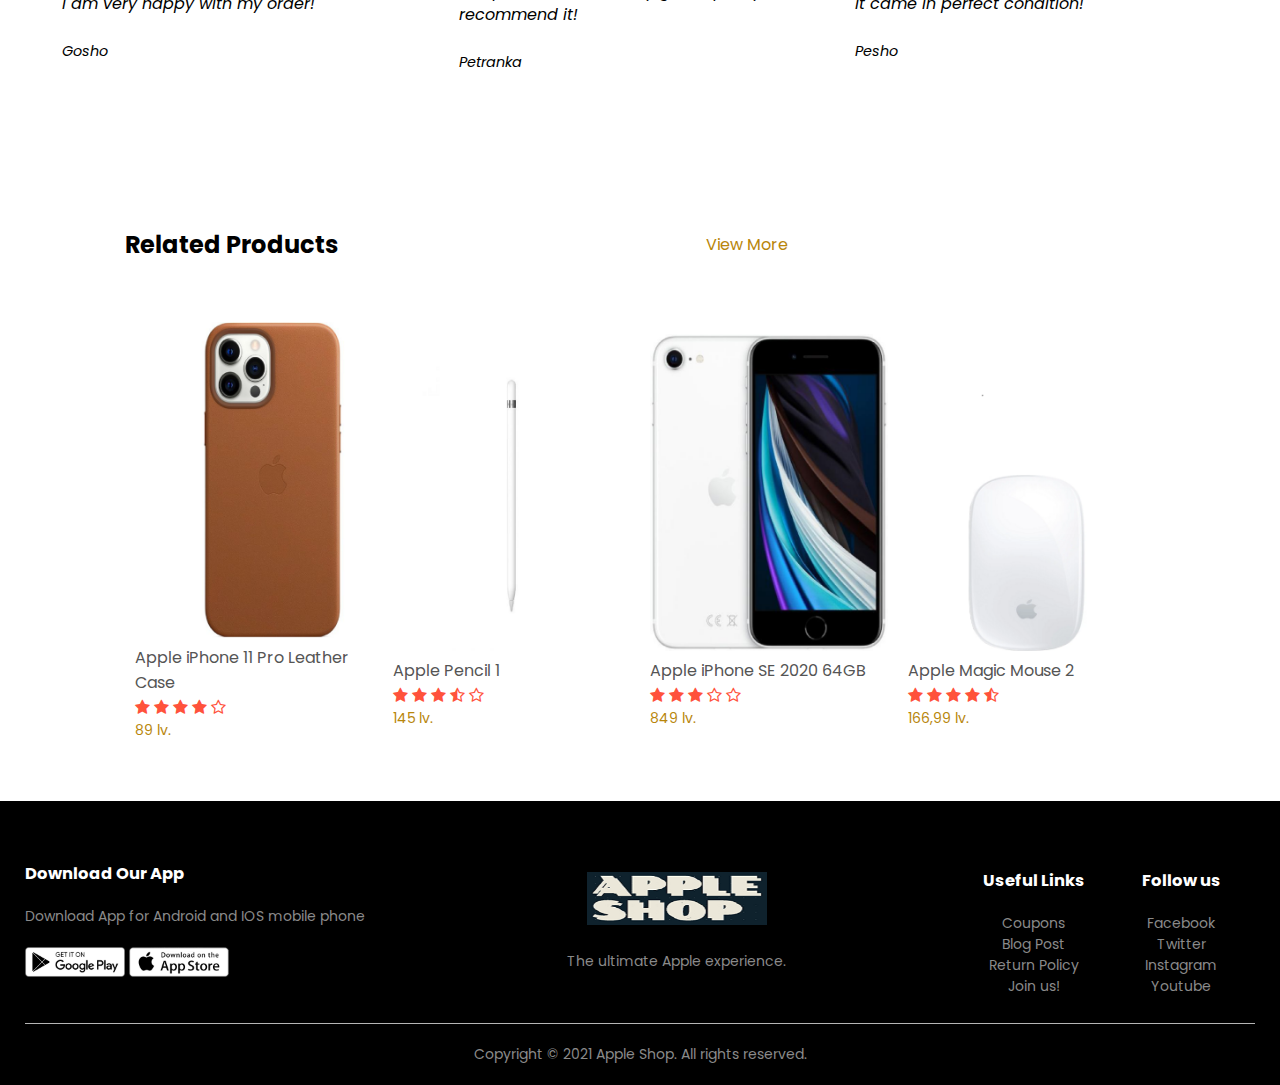
<file: products-details.html>
<!DOCTYPE html>
<html lang="en">
   <head>
      <meta charset="UTF-8">
      <meta name="viewport" content="width=device-width, initial-scale=1.0">
      <title>All Products - AppleShop</title>
      <link rel="stylesheet" href="style/style.css">
      <link href="https://fonts.googleapis.com/css2?family=Poppins:wght@300;400;500;600;700&display=swap" rel="stylesheet">
      <link 
         href="http://cdnjs.cloudflare.com/ajax/libs/font-awesome/4.3.0/css/font-awesome.css" 
         rel="stylesheet"  type='text/css'>
   </head>
   <body>
      <div class="container">
         <div class="navbar">
            <div class ="logo">
               <img src="images/shop-logo.png" width="125px">
            </div>
            <nav>
               <ul id="MenuItems">
                  <li><a href="index.html">Home</a></li>
                  <li><a href="products.html">Products</a></li>
                  <li><a href="">About</a></li>
                  <li><a href="">Contact</a></li>
                  <li><a href="account.html">Account</a></li>
               </ul>
            </nav>
            <a href="cart.html">
            <img src="images/cart.png" width="30px" height="30px" >
            </a>
            <img src="images/menu.png" class="menu-icon" onclick="menutoggle()">
         </div>
      </div>
      <div class="small-container single-product">
         <div class="row">
            <div class="col-2">
               <img src="images/gallery-1.png" width="100%" id="ProductImg">
               <div class="small-img-row">
                  <div class="small-img-col">
                     <img src="images/gallery-1.png" width="100%"
                        class="small-img">
                  </div>
                  <div class="small-img-col">
                     <img src="images/gallery-2.png" width="100%"
                        class="small-img" >
                  </div>
                  <div class="small-img-col">
                     <img src="images/gallery-3.png" width="100%"
                        class="small-img"  >
                  </div>
               </div>
            </div>
            <div class="col-2">
               <p>Home / Iphone</p>
               <h1>Iphone 12 mini 64GB</h1>
               <h4>1400 lv.</h4>
               <select >
                  <option>Select Color</option>
                  <option>Black</option>
                  <option>Pacific Blue</option>
                  <option>Green</option>
                  <option>Red</option>
                  <option>Purple</option>
               </select>
               <input type="number" value="1">
               <a href="" class="btn">Add To Cart</a>
               <h3>Product Details  <i class="fa fa-indent"></i></h3>
               <br>
               <p>    
                  <br>
                  Camera Resolution:	12.0 MP	
                  <br>            
                  Operating System:	iOS	
                  <br>           
                  Network:	Unlocked
                  <br>
                  SIM Card Slot:	Dual SIM (SIM + eSIM)
                  <br> 
                  Connectivity:	3G, 4G, 5G, Bluetooth, Dual-Band, GPRS, GPS	Brand:	Apple
                  <br> 
                  Features:	4K Video Recording, Accelerometer, Ambient Light Sensor	
                  <br>                   
                  Memory Card Type:	No
                  <br>                     
                  Processor:	Hexa Core
                  <br>                    
                  RAM:	4 GB	
                  <br>                     
                  Screen Size:	5.4 in               
               </p>
            </div>
         </div>
      </div>
      <section class="checkout-form">
         <div class="row">
            <h2>Order now without registration!</h2>
         </div>
         <div class="row">
            <div class="row">
               <div class="col spand-1-of-3">
                  <label for="name">Name</label>
               </div>
               <div class="col span-2-of-3">
                  <input type="text" name="name" id="name" placeholder="Your name" required>
               </div>
            </div>
            <div class="row">
               <div class="col spand-1-of-3"> 
                  <label for="address">Address</label>
               </div>
               <div class="col span-2-of-3">
                  <input type="address" name="address" id="address" placeholder="Your address" required> 
               </div>
            </div>
            <div class="row">
               <div class="col spand-1-of-3"> 
                  <label for="quantity">Quantity</label>
               </div>
               <div class="col span-2-of-3">
                  <input type="quantity" name="quantity" id="quantity" placeholder="Quantity" required>
               </div>
            </div>
            <div class="row">
               <div class="col spand-1-of-3"> 
                  <label for="quantity">Color</label>
               </div>
               <div class="col span-2-of-3">
                  <input type="quantity" name="color" id="color" placeholder="Color" required>
               </div>
            </div>
            <div class="row">
               <div class="col spand-1-of-3"> 
                  <label>&nbsp;</label>
               </div>
               <div class="col span-2-of-3">
                  <button value="Check-out!" onclick="addOrder()"> Check-out </button>
               </div>
            </div>
         </div>
      </section>
      <div class="order-messege">
         <p id="thankyou" ></p>
      </div>
      <section class="review-form">
         <div class="row">
            <h2>You can send us your review!</h2>
         </div>
         <div class="row">
            <div class="col spand-1-of-3"> 
               <label for="message">Drop us a line</label>
            </div>
            <div class="col span-2-of-3">
               <textarea name="message" id="message" placeholder="Your message"></textarea> 
            </div>
         </div>
         <div class="row">
            <div class="col spand-1-of-3"> 
               <label>&nbsp;</label>
            </div>
            <div class="col span-2-of-3">
               <input type="submit" value="Send it!" onclick="AddReview();"> 
            </div>
         </div>
         </div>
      </section>
      <section class="section-testimonials">
         <div class="row">
            <h2>Our customers can't live without us</h2>
         </div>
         <div id="container">
            <p>
            </p>
         </div>
         <div class="row">
            <div class="col span-1-of-3">
               <blockquote>
                  I am very happy with my order!
                  <cite>Gosho</cite>
               </blockquote>
            </div>
            <div class="col span-1-of-3">
               <blockquote>
                  The products are in very good quality!I recommend it!
                  <cite>Petranka</cite>
               </blockquote>
            </div>
            <div class="col span-1-of-3">
               <blockquote>
                  It came in perfect condition!
                  <cite>Pesho</cite>
               </blockquote>
            </div>
         </div>
      </section>
      <div class="small-container">
         <div class="row row-2">
            <h2>Related Products</h2>
            <p>View More</p>
         </div>
      </div>
      <div class="small-container">
         <div class="row">
            <div class="col-4">
               <img src="images/product9.png">
               <h4>Apple iPhone 11 Pro Leather Case</h4>
               <div class="rating">
                  <i class="fa fa-star"></i>
                  <i class="fa fa-star"></i>
                  <i class="fa fa-star"></i>
                  <i class="fa fa-star"></i>
                  <i class="fa fa-star-o"></i>
               </div>
               <p>89 lv.</p>
            </div>
            <div class="col-4">
               <img src="images/product12.png">
               <h4>Apple Pencil 1</h4>
               <div class="rating">
                  <i class="fa fa-star"></i>
                  <i class="fa fa-star"></i>
                  <i class="fa fa-star"></i>
                  <i class="fa fa-star-half-o"></i>
                  <i class="fa fa-star-o"></i>
               </div>
               <p>145 lv.</p>
            </div>
            <div class="col-4">
               <img src="images/product10.png">
               <h4>Apple iPhone SE 2020 64GB </h4>
               <div class="rating">
                  <i class="fa fa-star"></i>
                  <i class="fa fa-star"></i>
                  <i class="fa fa-star"></i>
                  <i class="fa fa-star-o"></i>
                  <i class="fa fa-star-o"></i>
               </div>
               <p>849 lv.</p>
            </div>
            <div class="col-4">
               <img src="images/product11.png">
               <h4>Apple Magic Mouse 2</h4>
               <div class="rating">
                  <i class="fa fa-star"></i>
                  <i class="fa fa-star"></i>
                  <i class="fa fa-star"></i>
                  <i class="fa fa-star"></i>
                  <i class="fa fa-star-half-o"></i>
               </div>
               <p>166,99 lv.</p>
            </div>
         </div>
      </div>
      <div class="footer">
         <div class="container">
            <div class="row">
               <div class="footer-col-1">
                  <h3>Download Our App</h3>
                  <p>Download App for Android and IOS mobile phone</p>
                  <div class="app-logo">
                     <img src="images/play-store.png">
                     <img src="images/app-store.png">
                  </div>
               </div>
               <div class="footer-col-2">
                  <img src="images/shop-logo2.png">
                  <p>The ultimate Apple experience.</p>
               </div>
               <div class="footer-col-3">
                  <h3>Useful Links</h3>
                  <ul>
                     <li>Coupons</li>
                     <li>Blog Post</li>
                     <li>Return Policy</li>
                     <li>Join us!</li>
                  </ul>
               </div>
               <div class="footer-col-4">
                  <h3>Follow us</h3>
                  <ul>
                     <li>Facebook</li>
                     <li>Twitter</li>
                     <li>Instagram</li>
                     <li>Youtube</li>
                  </ul>
               </div>
            </div>
            <script src="scripts/script.js"></script>
            <hr>
            <p class="copyright">Copyright © 2021 Apple Shop. All rights reserved.</p>
         </div>
      </div>
   </body>
</html>
</file>
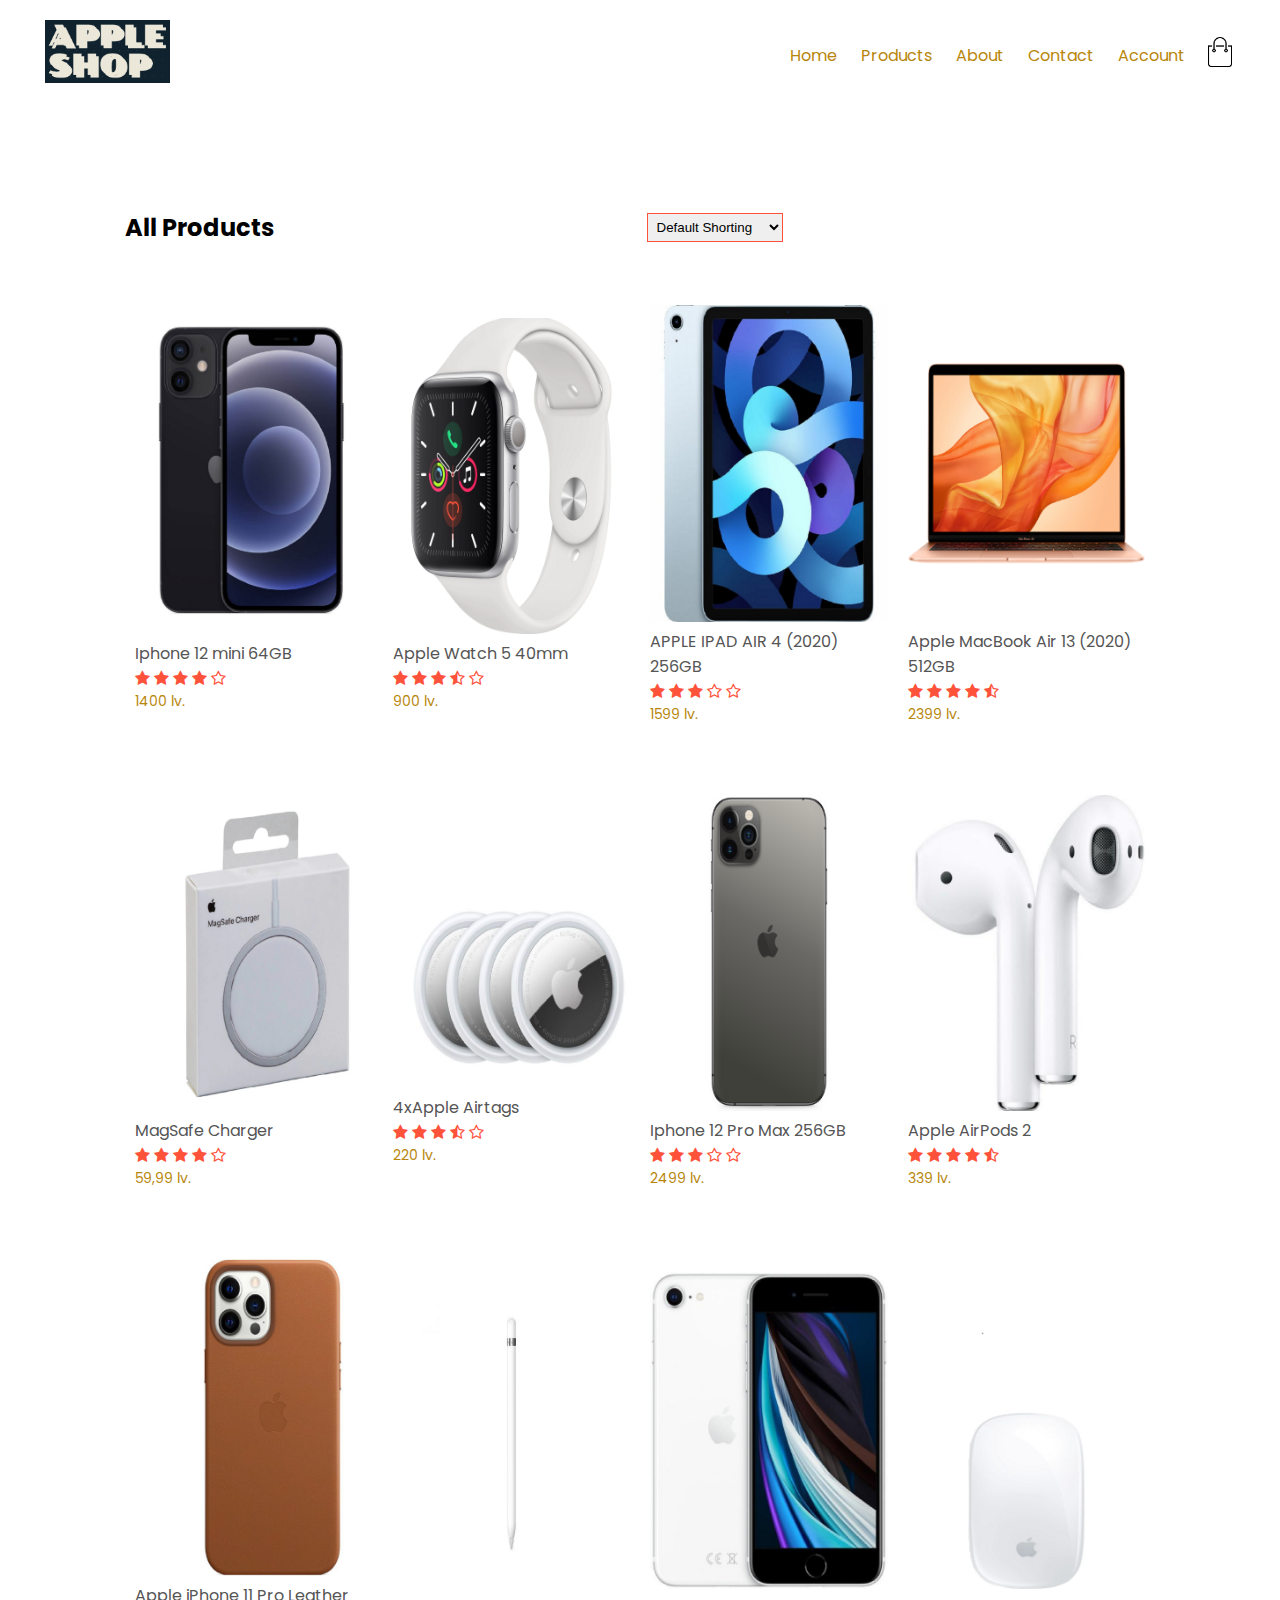
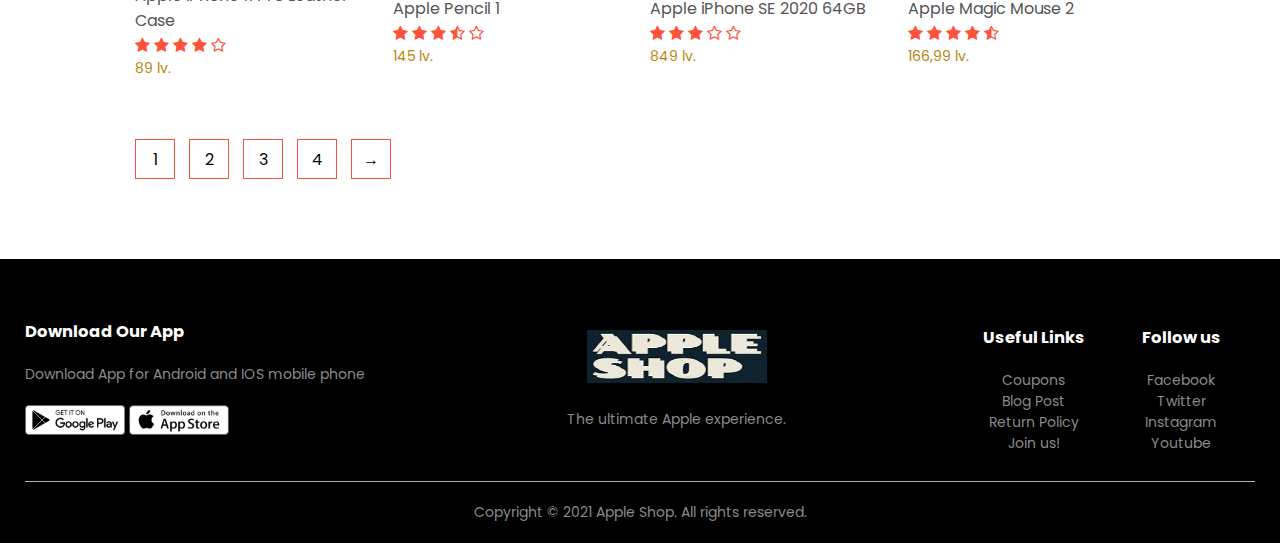
<file: products.html>
<!DOCTYPE html>
<html lang="en">
   <head>
      <meta charset="UTF-8">
      <meta name="viewport" content="width=device-width, initial-scale=1.0">
      <title>All Products - AppleShop</title>
      <link rel="stylesheet" href="style/style.css">
      <link href="https://fonts.googleapis.com/css2?family=Poppins:wght@300;400;500;600;700&display=swap" rel="stylesheet">
      <link 
         href="http://cdnjs.cloudflare.com/ajax/libs/font-awesome/4.3.0/css/font-awesome.css" 
         rel="stylesheet"  type='text/css'>
   </head>
   <body>
      <div class="container">
         <div class="navbar">
            <div class ="logo">
               <img src="images/shop-logo.png" width="125px">
            </div>
            <nav>
               <ul id="MenuItems">
                  <li><a href="index.html">Home</a></li>
                  <li><a href="products.html">Products</a></li>
                  <li><a href="">About</a></li>
                  <li><a href="">Contact</a></li>
                  <li><a href="account.html">Account</a></li>
               </ul>
            </nav>
            <a href="cart.html">
            <img src="images/cart.png" width="30px" height="30px" >
            </a>
            <img src="images/menu.png" class="menu-icon" onclick="menutoggle()">
         </div>
      </div>
      <div class="small-container">
         <div class="row row-2">
            <h2>All Products</h2>
            <select>
               <option>Default Shorting</option>
               <option>Sort by price</option>
               <option>Sort by popularity</option>
               <option>Sort by rating</option>
               <option>Sort by sale</option>
            </select>
         </div>
         <div class="row">
            <div class="col-4">
               <a href="products-details.html"><img src="images/product1.png"></a>
               <a href="products-details.html">
                  <h4>Iphone 12 mini 64GB</h4>
               </a>
               <div class="rating">
                  <i class="fa fa-star"></i>
                  <i class="fa fa-star"></i>
                  <i class="fa fa-star"></i>
                  <i class="fa fa-star"></i>
                  <i class="fa fa-star-o"></i>
               </div>
               <p>1400 lv.</p>
            </div>
            <div class="col-4">
               <a href="product1-details.html">
               <img src="images/product2.png"></a>
               <h4>Apple Watch 5 40mm</h4>
               <div class="rating">
                  <i class="fa fa-star"></i>
                  <i class="fa fa-star"></i>
                  <i class="fa fa-star"></i>
                  <i class="fa fa-star-half-o"></i>
                  <i class="fa fa-star-o"></i>
               </div>
               <p>900 lv.</p>
            </div>
            <div class="col-4">
               <a href="product2-details.html">
               <img src="images/product3.png"></a>
               <h4>APPLE IPAD AIR 4 (2020) 256GB</h4>
               <div class="rating">
                  <i class="fa fa-star"></i>
                  <i class="fa fa-star"></i>
                  <i class="fa fa-star"></i>
                  <i class="fa fa-star-o"></i>
                  <i class="fa fa-star-o"></i>
               </div>
               <p>1599 lv.</p>
            </div>
            <div class="col-4">
               <a href="product3-details.html">    
               <img src="images/product4.png"></a>
               <h4>Apple MacBook Air 13 (2020) 512GB</h4>
               <div class="rating">
                  <i class="fa fa-star"></i>
                  <i class="fa fa-star"></i>
                  <i class="fa fa-star"></i>
                  <i class="fa fa-star"></i>
                  <i class="fa fa-star-half-o"></i>
               </div>
               <p>2399 lv.</p>
            </div>
         </div>
         <div class="row">
            <div class="col-4">
               <img src="images/product5.png">
               <h4>MagSafe Charger</h4>
               <div class="rating">
                  <i class="fa fa-star"></i>
                  <i class="fa fa-star"></i>
                  <i class="fa fa-star"></i>
                  <i class="fa fa-star"></i>
                  <i class="fa fa-star-o"></i>
               </div>
               <p>59,99 lv.</p>
            </div>
            <div class="col-4">
               <img src="images/product6.png">
               <h4> 4xApple Airtags </h4>
               <div class="rating">
                  <i class="fa fa-star"></i>
                  <i class="fa fa-star"></i>
                  <i class="fa fa-star"></i>
                  <i class="fa fa-star-half-o"></i>
                  <i class="fa fa-star-o"></i>
               </div>
               <p>220 lv.</p>
            </div>
            <div class="col-4">
               <img src="images/product7.png">
               <h4>Iphone 12 Pro Max 256GB</h4>
               <div class="rating">
                  <i class="fa fa-star"></i>
                  <i class="fa fa-star"></i>
                  <i class="fa fa-star"></i>
                  <i class="fa fa-star-o"></i>
                  <i class="fa fa-star-o"></i>
               </div>
               <p>2499 lv.</p>
            </div>
            <div class="col-4">
               <img src="images/product8.png">
               <h4>Apple AirPods 2</h4>
               <div class="rating">
                  <i class="fa fa-star"></i>
                  <i class="fa fa-star"></i>
                  <i class="fa fa-star"></i>
                  <i class="fa fa-star"></i>
                  <i class="fa fa-star-half-o"></i>
               </div>
               <p>339 lv.</p>
            </div>
         </div>
         <div class="row">
            <div class="col-4">
               <img src="images/product9.png">
               <h4>Apple iPhone 11 Pro Leather Case</h4>
               <div class="rating">
                  <i class="fa fa-star"></i>
                  <i class="fa fa-star"></i>
                  <i class="fa fa-star"></i>
                  <i class="fa fa-star"></i>
                  <i class="fa fa-star-o"></i>
               </div>
               <p>89 lv.</p>
            </div>
            <div class="col-4">
               <img src="images/product12.png">
               <h4>Apple Pencil 1</h4>
               <div class="rating">
                  <i class="fa fa-star"></i>
                  <i class="fa fa-star"></i>
                  <i class="fa fa-star"></i>
                  <i class="fa fa-star-half-o"></i>
                  <i class="fa fa-star-o"></i>
               </div>
               <p>145 lv.</p>
            </div>
            <div class="col-4">
               <img src="images/product10.png">
               <h4>Apple iPhone SE 2020 64GB </h4>
               <div class="rating">
                  <i class="fa fa-star"></i>
                  <i class="fa fa-star"></i>
                  <i class="fa fa-star"></i>
                  <i class="fa fa-star-o"></i>
                  <i class="fa fa-star-o"></i>
               </div>
               <p>849 lv.</p>
            </div>
            <div class="col-4">
               <img src="images/product11.png">
               <h4>Apple Magic Mouse 2</h4>
               <div class="rating">
                  <i class="fa fa-star"></i>
                  <i class="fa fa-star"></i>
                  <i class="fa fa-star"></i>
                  <i class="fa fa-star"></i>
                  <i class="fa fa-star-half-o"></i>
               </div>
               <p>166,99 lv.</p>
            </div>
         </div>
         <div class="page-btn">
            <span>1</span>
            <span>2</span>
            <span>3</span>
            <span>4</span>
            <span>&#8594;</span>
         </div>
      </div>
      <div class="footer">
         <div class="container">
            <div class="row">
               <div class="footer-col-1">
                  <h3>Download Our App</h3>
                  <p>Download App for Android and IOS mobile phone</p>
                  <div class="app-logo">
                     <img src="images/play-store.png">
                     <img src="images/app-store.png">
                  </div>
               </div>
               <div class="footer-col-2">
                  <img src="images/shop-logo2.png">
                  <p>The ultimate Apple experience.</p>
               </div>
               <div class="footer-col-3">
                  <h3>Useful Links</h3>
                  <ul>
                     <li>Coupons</li>
                     <li>Blog Post</li>
                     <li>Return Policy</li>
                     <li>Join us!</li>
                  </ul>
               </div>
               <div class="footer-col-4">
                  <h3>Follow us</h3>
                  <ul>
                     <li>Facebook</li>
                     <li>Twitter</li>
                     <li>Instagram</li>
                     <li>Youtube</li>
                  </ul>
               </div>
            </div>
            <script src="scripts/script.js"></script>
            <hr>
            <p class="copyright">Copyright © 2021 Apple Shop. All rights reserved.</p>
         </div>
      </div>
   </body>
</html>
</file>
<file: style/style.css>
*{
    margin: 0;
    padding: 0;
    box-sizing: border-box;
}

body{
    font-family: 'Poppins', sans-serif;
}

.navbar{
    display: flex;
    align-items: center;
    padding: 20px;
}
nav{
    flex: 1;
    text-align: right;
}
nav ul{
    display: inline-block;
    list-style-type: none;
}
nav ul li{
    display: inline-block;
    margin-right: 20px;
}
a{
    text-decoration: none;
    color: darkgoldenrod;
}
p{
    color: darkgoldenrod;
}
.container{
    max-width: 1300px;
    margin: auto;
    padding-left: 25px; 
    padding-right: 25px;      
}
.row{
    display: flex;
    align-items: center;
    flex-wrap: wrap;
    justify-content: space-around;
}
.col-2{
    flex-basis: 50%;
    min-width: 300px;
}
.col-2 img{
    max-width: 100%;
    padding: 50px 0;
}
.col-2 h1{
    font-size: 50px;
    line-height: 60px;
    margin: 25px 0;
}
.btn{
    display: inline-block;
    background: #ff523b;
    color: floralwhite;
    padding: 8px 30px;
    margin: 30px 0;
    border-radius: 30px;
    transition: background 0.5s;
}

.btn:hover{
    background: #563434;
}
.header{
    background: radial-gradient(#fff,#ffd6d6);
}
.header .row{
    margin-top: 180px;
}
.categories{
    margin: 70px 0;
}
.col-3{
    flex-basis: 30%;
    min-width: 250px;
    margin-bottom: 30px;
}
.col-3 img{
    width: 90%;
}
.small-container{
    max-width: 1080px;
    margin: auto;
    padding-left: 25px;
    padding-right: 25px;
}
.col-4{
    flex-basis: 25%;
    padding: 10px;
    min-width: 200px;
    margin-bottom: 50px;
    transition: transform 0.5s;
}
.col-4 img{
    width: 100%;
}
.title{
    text-align: center;
    margin: 0 auto 80px;
    position: relative;
    line-height: 60px;
    color: #555;
}
.title::after{
    content: '';
    background: #ff523b;
    width: 80px;
    height: 5px;
    border-radius: 5px;
    position: absolute;
    bottom: 0;
    left: 50%;
    transform: translateX(-50%);
}

h4{
    color: #555;
    font-weight: normal;
}
.col-4 p{
    font-size: 14px;
}
.rating .fa{
    color: #ff523b;
}
.col-4:hover{
    transform: translateY(-5px);
}

.offer{
    background: radial-gradient(#fff,#ffd6d6);
    margin-top: 80px;
    padding: 30px 0;
}
.col-2 .offer-img{
    padding: 50px;
}
small{
    color: #555;
}

.testimonial{
    padding-top: 100px;
}
.testimonial .col-3{
    text-align: center;
    padding: 40px 20px;
    box-shadow: 0 0 20px 0px rgba(0,0,0,0.1);
    cursor: pointer;
    transition: transform 0.5s;
}
.testimonial .col-3 img{
    width: 50px;
    margin-top: 20px;
    border-radius: 50%;
}
.testimonial .col-3:hover{
    transform: translateY(-10px);
}
.fa.fa-quote-left{
    font-size: 34px;
    color: #ff523b;
}
.col-3 p{
    font-size: 12px;
    margin: 12px 0;
    color: #777;
}

.testimonial .col-3 h3{
    font-weight: 600;
    color: #555;
    font-size: 16px;
}

.operators{
    margin: 100px auto;
}
.col-5{
    width: 160px;
}
.col-5 img{
    width: 100%;
    cursor: pointer;
    filter: grayscale(100%);
}
.col-5 img:hover{
    filter: grayscale(0);
}

.footer{
    background: #000;
    color: #8a8a8a;
    font-size: 14px;
    padding: 60px 0 20px;
}
.footer p{
    color: #8a8a8a;
}
.footer h3{
    color: #fff;
    margin-bottom: 20px;
}
.footer-col-1, .footer-col-2, footer-col-3, footer-col-4{
    min-width: 250px;
    margin-bottom: 20px;
}
.footer-col-1{
    flex-basis: 30%;
}
.footer-col-2{
    flex: 1;
    text-align: center;
}
.footer-col-2 img{
    width: 180px;
    margin-bottom: 20px;
}
.footer-col-3, .footer-col-4{
    flex-basis: 12%;
    text-align: center;
}
ul{
    list-style-type: none;
}
.app-logo{
    margin-top: 20px;
}
.app-logo img{
    width: 100px;
}
.footer hr{
    border: none;
    background: #b5b5b5;
    height: 1px;
    margin: 20px 0;
}
.copyright{
    text-align: center;
}

.menu-icon{
    width: 28px;
    margin-left: 20px;
    display: none;
}


@media only screen and (max-width: 800px){
    
    nav ul{
        position: absolute;
        top: 70px;
        left: 0;
        background: #333;
        width: 100%;
        overflow: hidden;
        transition: max-height 0.5s;
    }
    nav ul li{
        display: block;
        margin-right: 50px;
        margin-top: 10px;
        margin-bottom: 10px;
    }
    nav ul li a{
        color: #fff;
    }
    .menu-icon{
        display: block;
        cursor: pointer;
    }
    
}
/*all products page */

.row-2{
    justify-content: space-between;
    margin: 100px auto 50px;
    
}
select{
    border: 1px solid #ff523b;
    padding: 5px;
}
select:focus{
    outline: none;
}
.page-btn{
    margin: 0 auto 80px; 
}
.page-btn span{
    display: inline-block;
    border: 1px solid #ff523b;
    margin-left: 10px;
    width: 40px;
    height: 40px;
    text-align: center;
    line-height: 40px;
    cursor: pointer;
}
.page-btn span:hover{
    background: #ff523b;
    color: #fff;
}

/*single product details*/

.single-product{
    margin-top: 80px
}
.single-product .col-2 img{
    padding: 0;
}
.single-product .col-2{
    padding: 20px;
}
.single-product h4{
    margin: 20px 0;
    font-size: 22px;
    font-weight: bold;
}
.single-product select{
    display: block;
    padding: 10px;
    margin-top: 20px;
}
.single-product input{
    width: 50px;
    height: 40px;
    padding-left: 10px;
    font-size: 20px;
    margin-right: 10px;
    border: 1px solid #ff523b;
}
input:focus{
    outline: none
}
.single-product .fa{
    color: #ff523b;
    margin-left: 10px;
}

.small-img-row{
    display: flex;
    justify-content: space-between;
}
.small-img col{
    flex-basis: 24%;
    cursor: pointer;
}
/* Check-out*/
  .checkout-form 
  {
    float: center;
    
  }
  .checkout-form h2
  {
    text-align: center;
    margin-left: 0;
  }
  .checkout-form
  {
    width: 90%;
    margin: 0 auto;
    
  }
  input[type=text],
  input[type=email],
  input[type=address],
  input[type=quantity] 
  {
     width: 160%;
    height: 30px;
    margin: 10px 0;
    padding: 0 10px;
    border: 1px solid #ccc;     
  }
#thankyou
{
  display: none;

}
.order-messege
{
  text-align: center;
  color: #333;
  font-size: 24px;
 
}

/*Review - Form */
textarea
{
  height: 100px;
  width: 100%;
  padding: 7px;
  border-radius: 3px;
  border: 1px solid #ccc;
}
.review-form 
{
  float: center;
  padding: 30px;

}
.review-form h2
{
  text-align: center;
  margin-left: 0;
}
.review-form
{
  width: 60%;
  margin: 0 auto;

}
input[type=submit] {
    background-color: #04AA6D;
    color: white;
    padding: 12px 20px;
    border: none;
    border-radius: 4px;
    cursor: pointer;
    float: right;
  }
  input[type=button]
  {
    background-color: #04AA6D;
    color: white;
    padding: 12px 20px;
    border: none;
    border-radius: 4px;
    cursor: pointer;
    float: left;
  }
.section-testimonials
{
    padding: 30px;
    background-size: cover;
}
.section-testimonials h2
{
    text-align: center;
}
blockquote
{
    padding: 2%;
    font-style: italic;
    line-height: 145%;
    position: relative;
}
blockquote::before
{
    content: "\201C";
    font-size: 400%;
    display: block;
    position: absolute;
    top: 0;
    left: -3px;
}
cite{
    font-size: 90%;
    margin-top: 25px;
    display: block;
}
cite img
{
    height:  45px;
    border-radius: 50%;
    margin-right: 10px;
    vertical-align: middle;
}
.col 
{
    float: left;
    width: 30%;
    padding: 15px 10px;
 }
.row
{
       margin: 0 , 0px;
}

.row:after {
  content: "";
  display: table;
  clear: both;
}
/*cart items details*/

.cart-page{
    margin: 80px auto;
}
table{
    width: 100%;
    border-collapse: collapse;
}
.cart-info{
   display: flex;
    flex-wrap: wrap;
}
th{
    text-align: left;
    padding: 5px;
    color: #fff;
    background: #ff523b;
    font-weight: normal;
}
td{
    padding: 10px 5px;
}
td input{
    width: 40px;
    height: 30px;
    padding: 5px;
    
}
td a{
    color: #ff523b;
    font-size: 12px;
}
td img{
    width: 80px;
    height: 80px;
    margin-right: 10px;
}
.total-price{
    display: flex;
    justify-content: flex-end;
}
.total-price table{
    border-top: 3px solid #ff523b;
    width: 100%;
    max-width: 400px;
}
td:last-child{
    text-align: right;
}
th:last-child{
    text-align: right;
}

/*account-page*/

.account-page{
    padding: 50px 0;
    background: radial-gradient(#fff,#ffd6d6);
}
.form-container{
    background: #fff;
    width: 300px;
    height: 400px;
    position: relative;
    text-align: center;
    padding: 20px 0;
    margin: auto;
    box-shadow: 0 0 20px 0px rgba(0,0,0,0.1);
    overflow: hidden;
}
.form-container span{
    font-weight: bold;
    padding: 0 10px;
    color: #555;
    cursor: pointer;
    width: 100px;
    display: inline-block;
}
.form-btn{
    display: inline-block;
}
.form-container form{
    max-width: 300px;
    padding: 0 20px;
    position: absolute;
    top: 130px;
    transition: transform 1s;
 
}
form input{
    width: 100%;
    height: 30px;
    margin: 10px 0;
    padding: 0 10px;
    border: 1px solid #ccc;
}
form .btn{
    width: 100%;
    border: none;
    cursor: pointer;
    margin: 10px 0;
}
form .btn:focus{
    outline: none;
}
#LoginForm{
    left: -300px;
}
#RegForm{
    left: 0;
}
form a{
    font-size: 12px;
}
#Indicator{
    width: 100px;
    border: none;
    background: #ff523b;
    height: 3px;
    margin-top: 8px;
    transform: translateX(100px);
    transition: transform 1s;
}

@media only screen and (max-width: 600px){
    .row{
        text-align: center;
    }
    .col-2, .col-3, .col-4{
        flex-basis: 100%;
    }
    .single-product .row{
        text-align: left;
    }
    .single-product .col-2{
        padding: 20px 0;
    }
    .single-product h1{
        font-size: 26px;
        line-height: 32px;
    }
    .cart-info p{
        display: none;
    }
}
</file>
